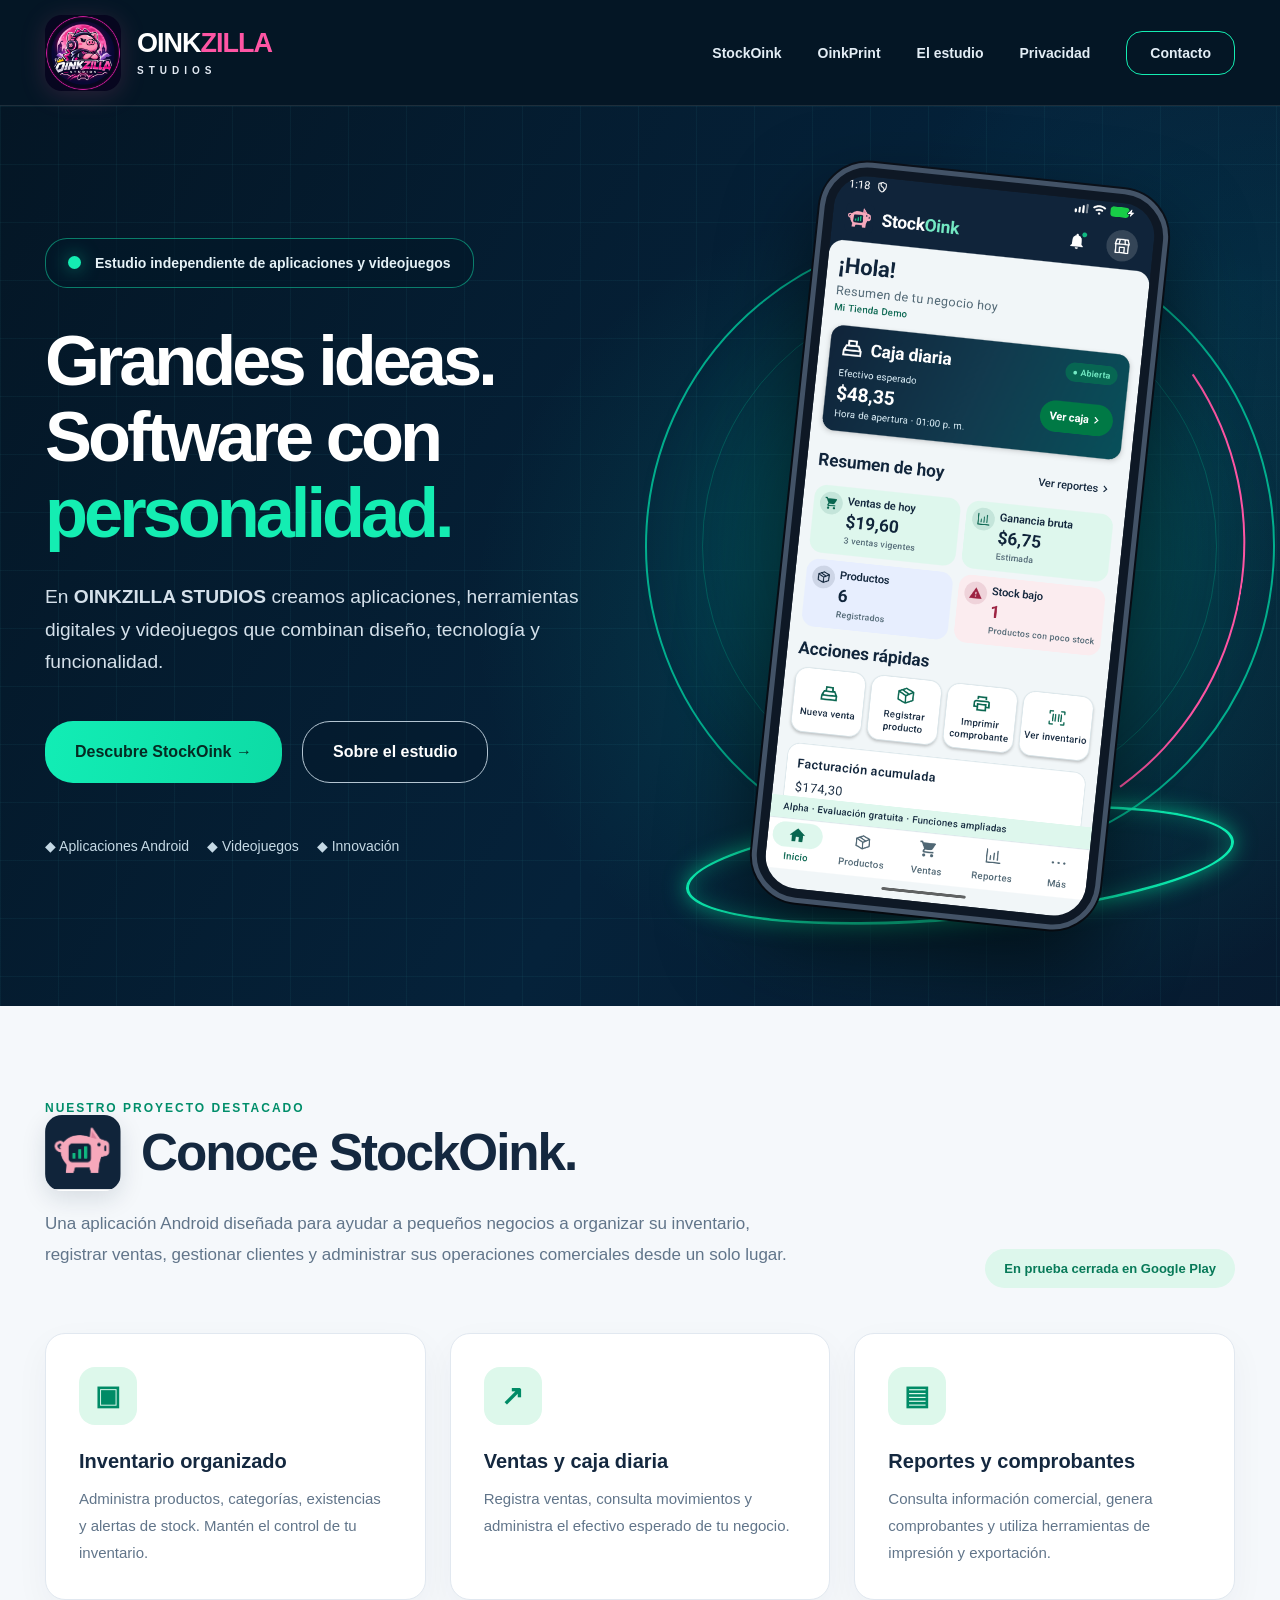
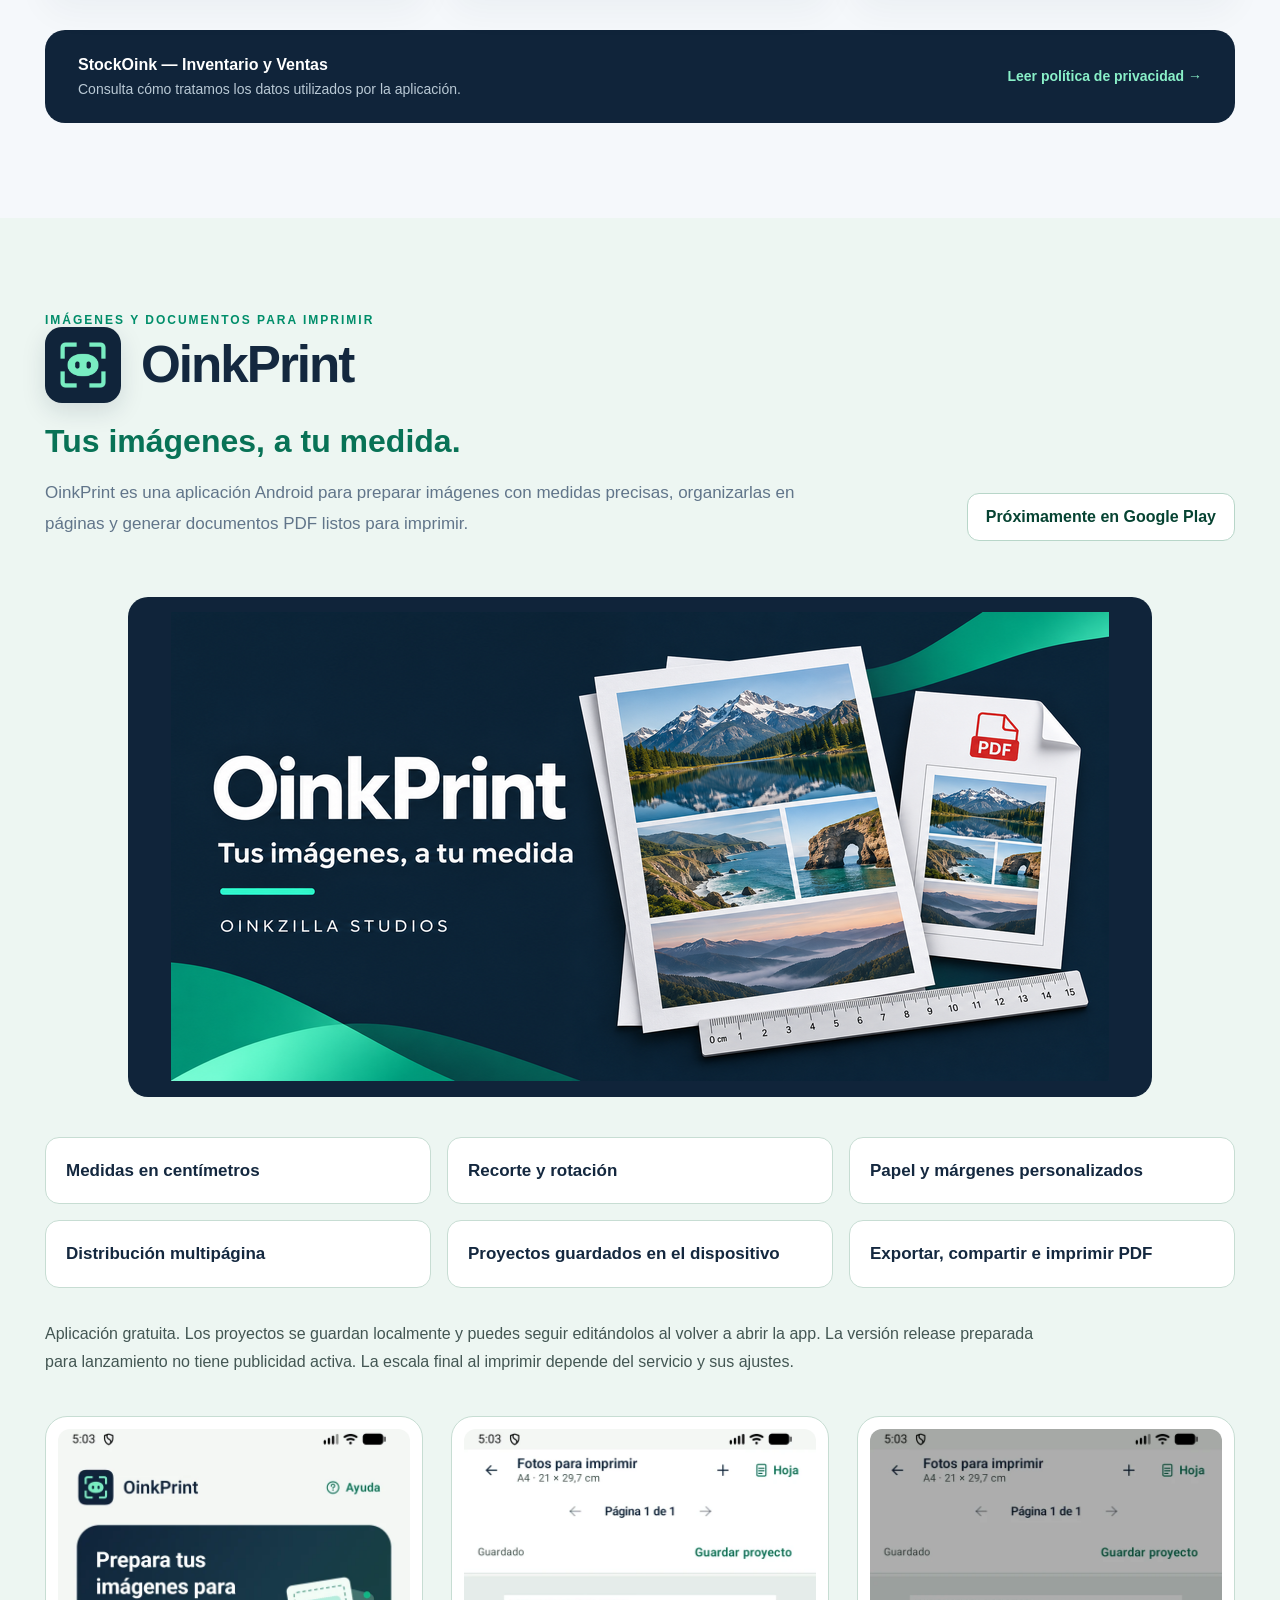
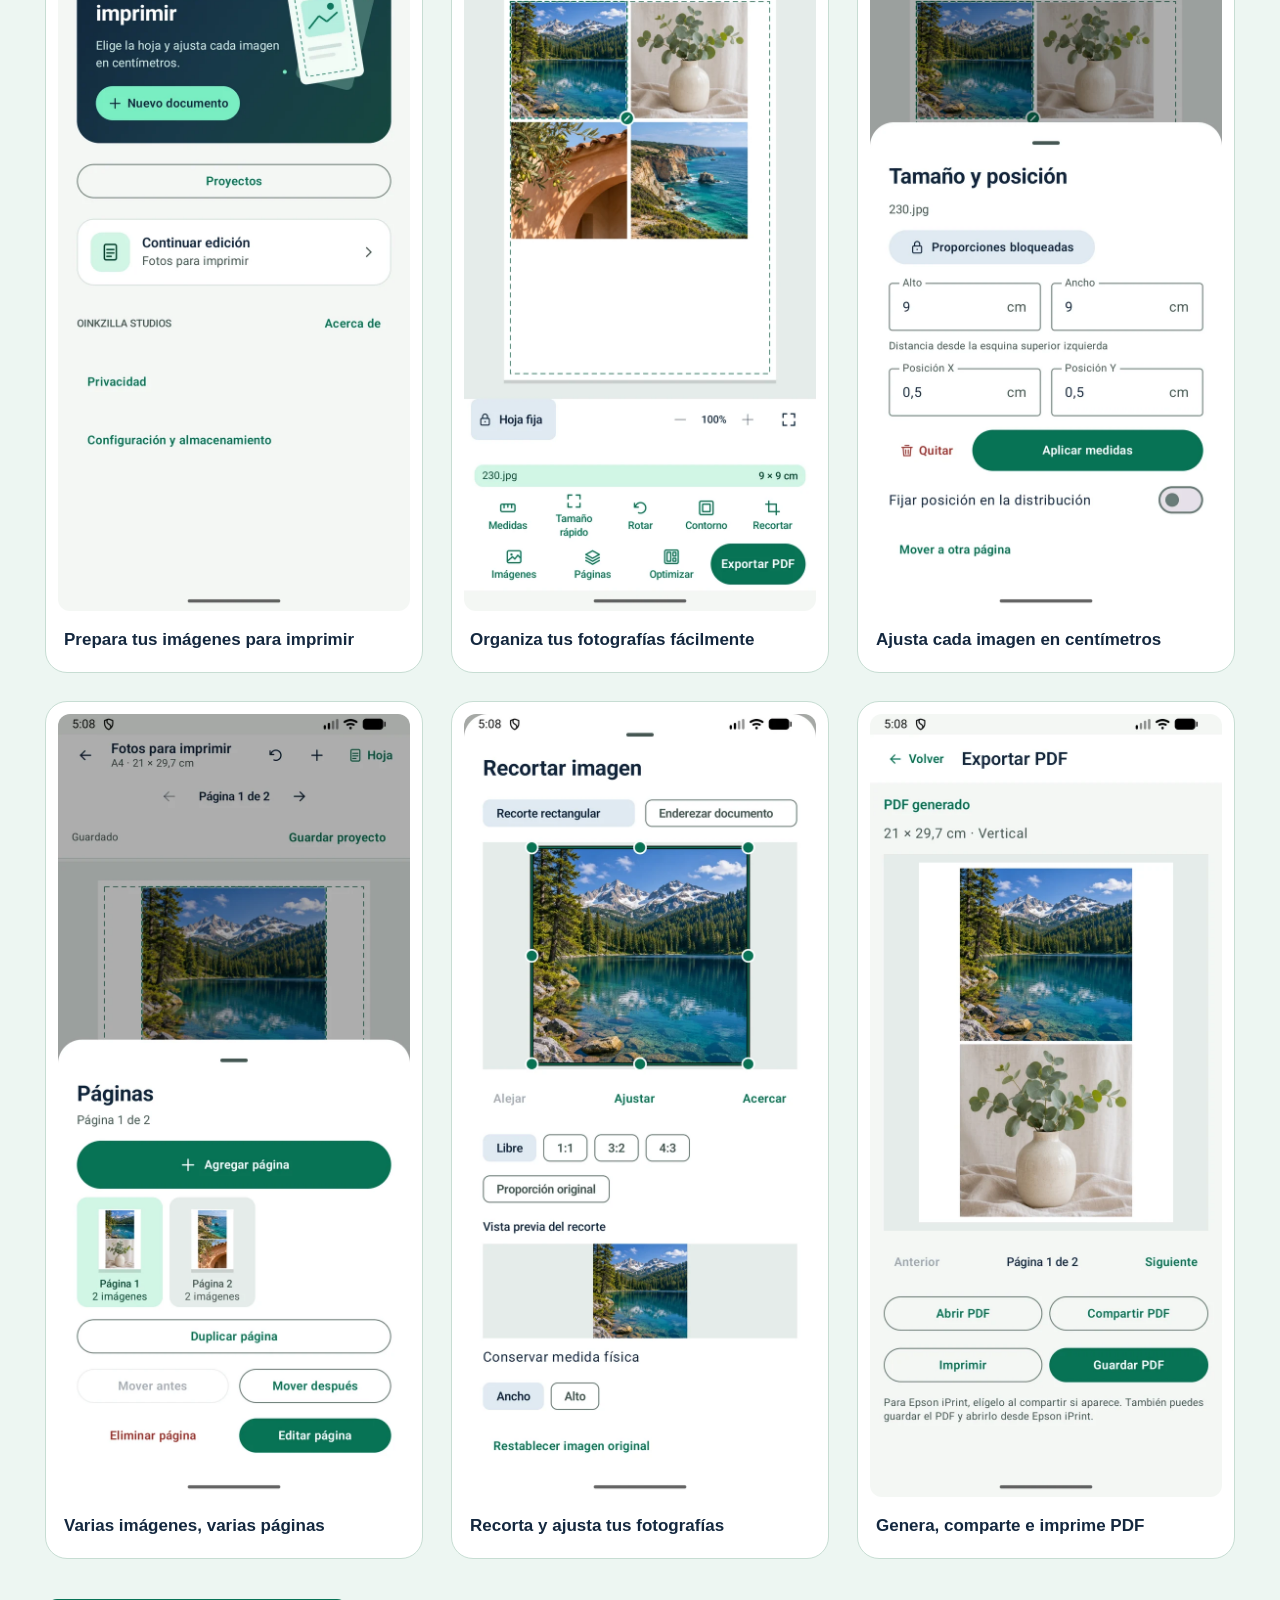
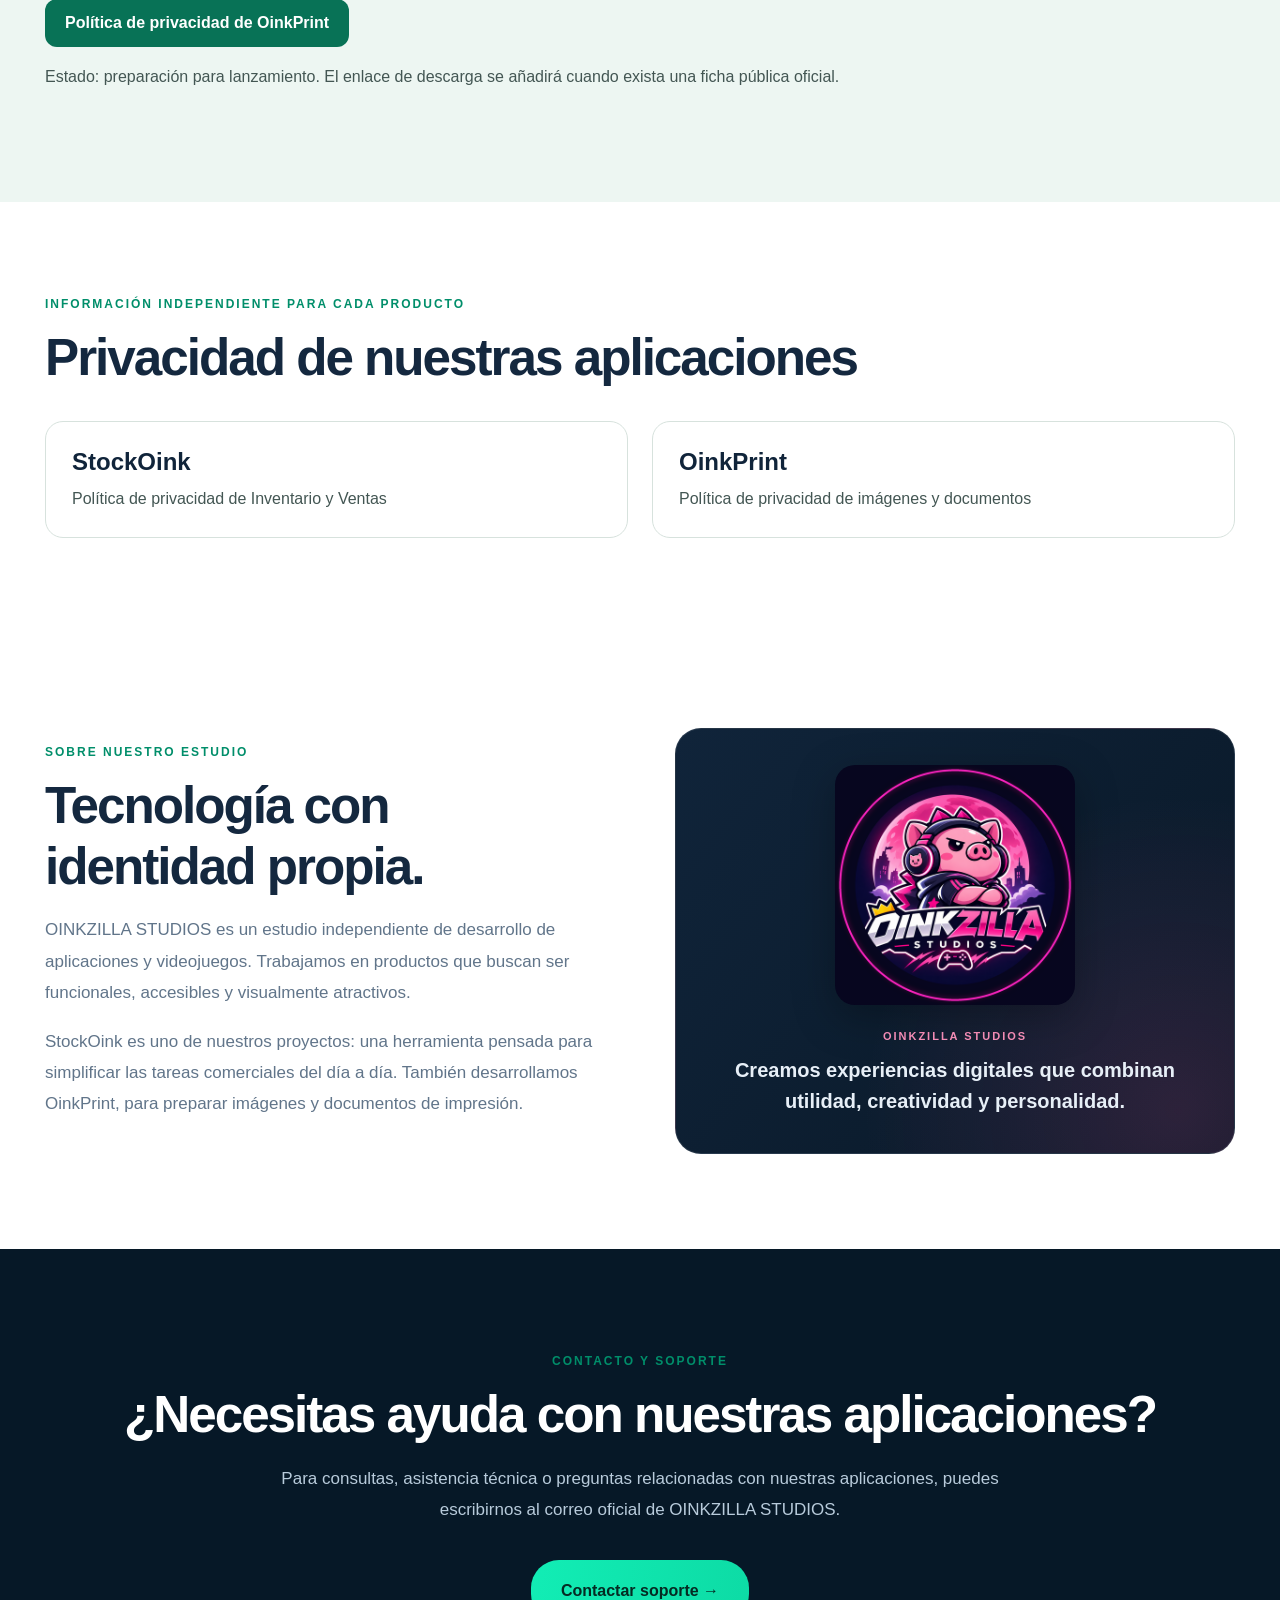
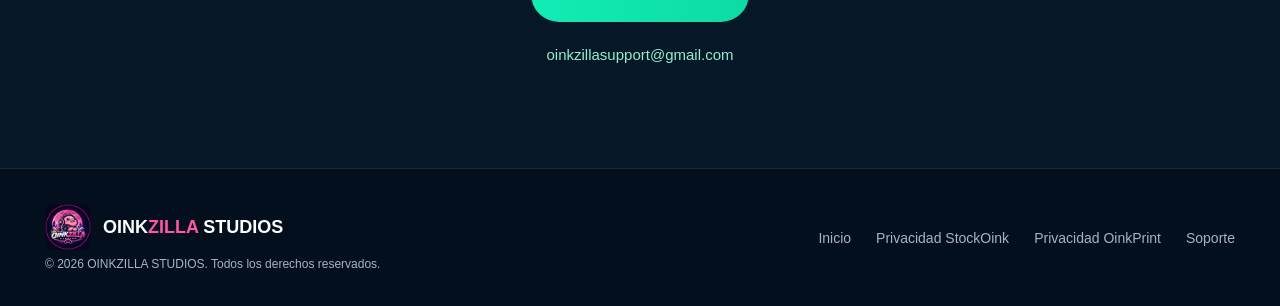
<file: index.html>
<!DOCTYPE html>
<html lang="es">
<head>
<meta charset="UTF-8">
<meta name="viewport" content="width=device-width, initial-scale=1.0">
<meta name="theme-color" content="#071827">

<title>OINKZILLA STUDIOS | Aplicaciones y videojuegos</title>

<meta name="description" content="OINKZILLA STUDIOS es un estudio independiente de aplicaciones, videojuegos y soluciones digitales. Conoce StockOink y OinkPrint.">

<!-- LOGO EN LA PESTAÑA DEL NAVEGADOR -->
<link rel="icon" type="image/png" href="oinkzilla-logo.png">
<link rel="apple-touch-icon" href="oinkzilla-logo.png">

<style>
:root {
  --navy: #10243A;
  --dark: #061827;
  --green: #10B981;
  --mint: #14EDB2;
  --pink: #FF55A4;
  --white: #FFFFFF;
  --text: #14283F;
  --muted: #61758A;
}

* {
  box-sizing: border-box;
}

html {
  scroll-behavior: smooth;
}

body {
  margin: 0;
  background: #F5F8FB;
  color: var(--text);
  font-family: Inter, "Segoe UI", Arial, sans-serif;
  -webkit-font-smoothing: antialiased;
}

a {
  text-decoration: none;
  color: inherit;
}

a:focus-visible {
  outline: 3px solid var(--mint);
  outline-offset: 4px;
}

.container {
  width: min(1380px, calc(100% - 90px));
  margin: auto;
}

section[id] {
  scroll-margin-top: 100px;
}

/* ===============================
   ENCABEZADO
================================ */

.navbar {
  position: relative;
  z-index: 20;
  background: #041625;
  border-bottom: 1px solid rgba(255,255,255,.1);
}

.nav-inner {
  min-height: 105px;
  display: flex;
  align-items: center;
  justify-content: space-between;
  gap: 28px;
}

.brand {
  display: flex;
  align-items: center;
  gap: 16px;
  min-width: 0;
}

.brand-logo {
  width: 76px;
  height: 76px;
  object-fit: contain;
  border-radius: 17px;
  flex-shrink: 0;
  filter: drop-shadow(0 4px 12px rgba(255,85,164,.16));
}

.brand-text {
  display: flex;
  flex-direction: column;
}

.brand-title {
  color: white;
  font-size: 27px;
  font-weight: 900;
  letter-spacing: -1px;
  line-height: 1;
  white-space: nowrap;
}

.brand-title span {
  color: var(--pink);
}

.brand-sub {
  color: #E3EAF4;
  letter-spacing: 5px;
  font-size: 10px;
  font-weight: 800;
  margin-top: 8px;
}

.nav-links {
  display: flex;
  align-items: center;
  gap: 36px;
}

.nav-links a {
  color: #E3EDF5;
  font-size: 15px;
  font-weight: 600;
  transition: color .2s;
}

.nav-links a:hover {
  color: var(--mint);
}

.nav-contact {
  padding: 13px 23px;
  border: 1px solid var(--mint);
  border-radius: 16px;
}

/* ===============================
   PORTADA PRINCIPAL
================================ */

.hero {
  position: relative;
  isolation: isolate;
  overflow: hidden;
  color: white;
  background:
    radial-gradient(
      ellipse 50% 60% at 76% 56%,
      rgba(0,158,144,.28),
      transparent 78%
    ),
    radial-gradient(
      ellipse 40% 50% at 98% 20%,
      rgba(0,104,126,.19),
      transparent 72%
    ),
    linear-gradient(
      120deg,
      #041625 0%,
      #05223A 57%,
      #071B30 100%
    );
}

.hero::before {
  content: "";
  position: absolute;
  inset: 0;
  z-index: -1;
  background-image:
    linear-gradient(
      rgba(56,178,183,.065) 1px,
      transparent 1px
    ),
    linear-gradient(
      90deg,
      rgba(56,178,183,.065) 1px,
      transparent 1px
    );
  background-size: 58px 58px;
  pointer-events: none;
}

.hero-inner {
  display: grid;
  grid-template-columns: 1.05fr .95fr;
  align-items: center;
  gap: 30px;
  min-height: 860px;
  padding: 60px 0 80px;
}

.hero-content {
  position: relative;
  z-index: 4;
}

.hero-badge {
  display: inline-flex;
  align-items: center;
  gap: 14px;
  padding: 16px 22px;
  border: 1px solid rgba(20,237,178,.48);
  border-radius: 22px;
  background: rgba(3,24,40,.6);
  color: #E5F1F6;
  font-size: 14px;
  font-weight: 600;
}

.hero-badge::before {
  content: "";
  flex-shrink: 0;
  width: 13px;
  height: 13px;
  background: var(--mint);
  border-radius: 50%;
  box-shadow: 0 0 18px rgba(20,237,178,.55);
}

.hero h1 {
  margin: 35px 0 30px;
  max-width: 730px;
  font-size: clamp(54px,5.5vw,88px);
  font-weight: 900;
  line-height: 1.08;
  letter-spacing: -4px;
}

.hero h1 span {
  color: var(--mint);
}

.hero-description {
  max-width: 650px;
  margin: 0;
  font-size: clamp(17px,1.5vw,22px);
  line-height: 1.7;
  color: #D4E0EA;
}

.hero-actions {
  display: flex;
  flex-wrap: wrap;
  gap: 20px;
  margin-top: 42px;
}

.button {
  display: inline-flex;
  align-items: center;
  justify-content: center;
  gap: 16px;
  min-height: 62px;
  padding: 16px 30px;
  border-radius: 28px;
  font-size: 16px;
  font-weight: 750;
  transition: transform .2s, background .2s;
}

.button:hover {
  transform: translateY(-3px);
}

.button-primary {
  color: #052B23;
  background: linear-gradient(100deg,#12EDB5,#0DDBA5);
}

.button-secondary {
  color: white;
  background: rgba(4,22,37,.3);
  border: 1px solid #B4C5D2;
}

.hero-features {
  display: flex;
  flex-wrap: wrap;
  gap: 18px;
  margin-top: 55px;
  color: #C5D9E5;
  font-size: 14px;
}

/* ===============================
   TELÉFONO STOCKFLOW
================================ */

.device-stage {
  position: relative;
  display: flex;
  justify-content: center;
  align-items: center;
  height: 760px;
  min-width: 0;
}

.device-glow {
  position: absolute;
  width: 610px;
  height: 620px;
  border-radius: 50%;
  background: radial-gradient(
    circle,
    rgba(0,227,166,.27),
    rgba(0,180,150,.14) 39%,
    transparent 72%
  );
  filter: blur(16px);
}

.orbit-one {
  position: absolute;
  width: 630px;
  height: 630px;
  border: 2px solid rgba(0,229,174,.7);
  border-radius: 50%;
  transform: rotate(-18deg);
}

.orbit-two {
  position: absolute;
  width: 515px;
  height: 515px;
  border: 1px solid rgba(0,200,157,.25);
  border-radius: 50%;
}

.orbit-pink {
  position: absolute;
  width: 570px;
  height: 590px;
  border: 2px solid transparent;
  border-right-color: var(--pink);
  border-radius: 50%;
  transform: rotate(10deg);
}

.device-floor {
  position: absolute;
  width: 550px;
  height: 110px;
  bottom: 6px;
  border: 3px solid #0CE9AE;
  border-radius: 50%;
  transform: rotate(-5deg);
  box-shadow:
    0 0 22px rgba(0,255,175,.55),
    inset 0 0 22px rgba(0,255,175,.25);
}

.phone {
  position: relative;
  z-index: 3;
  width: 350px;
  max-width: 80%;
  padding: 9px;
  background: #0E1825;
  border: 5px solid #435367;
  border-radius: 48px;
  transform: rotate(6deg);
  box-shadow:
    0 40px 85px rgba(0,0,0,.58),
    0 0 0 2px #0B121C;
  transition: transform .3s;
}

.phone:hover {
  transform: rotate(2deg) translateY(-6px);
}

.phone img {
  display: block;
  width: 100%;
  height: auto;
  border-radius: 33px;
}

/* ===============================
   SECCIONES
================================ */

.section {
  padding: 95px 0;
}

.section-kicker {
  color: #008E6A;
  font-size: 12px;
  font-weight: 850;
  letter-spacing: 2px;
  text-transform: uppercase;
}

.section-title {
  margin: 17px 0;
  font-size: clamp(34px,4vw,54px);
  font-weight: 850;
  letter-spacing: -2px;
  line-height: 1.18;
}

.section-description {
  max-width: 760px;
  color: var(--muted);
  font-size: 17px;
  line-height: 1.85;
}

/* ===============================
   PRODUCTO DESTACADO
================================ */

.project-section {
  background: #F5F8FB;
}

.project-header {
  display: flex;
  justify-content: space-between;
  align-items: end;
  gap: 35px;
}

.project-status {
  padding: 12px 19px;
  color: #087A59;
  background: #DDF7EC;
  border-radius: 40px;
  font-size: 13px;
  font-weight: 750;
  white-space: nowrap;
}

.feature-grid {
  display: grid;
  grid-template-columns: repeat(3,minmax(0,1fr));
  gap: 24px;
  margin-top: 45px;
}

.feature-card {
  padding: 33px;
  background: white;
  border: 1px solid #E1E8F0;
  border-radius: 20px;
  box-shadow: 0 12px 35px rgba(16,36,58,.045);
  transition: transform .2s;
}

.feature-card:hover {
  transform: translateY(-5px);
}

.feature-icon {
  display: grid;
  place-items: center;
  width: 58px;
  height: 58px;
  border-radius: 16px;
  color: #008B66;
  background: #DDF8EB;
  font-size: 27px;
  font-weight: 800;
}

.feature-card h3 {
  margin: 25px 0 12px;
  font-size: 20px;
}

.feature-card p {
  margin: 0;
  color: var(--muted);
  font-size: 15px;
  line-height: 1.8;
}

.project-footer {
  margin-top: 30px;
  padding: 26px 33px;
  color: white;
  background: var(--navy);
  border-radius: 20px;
  display: flex;
  justify-content: space-between;
  align-items: center;
  gap: 20px;
}

.project-footer p {
  margin: 7px 0 0;
  color: #B9C9D5;
  font-size: 14px;
}

.project-footer a {
  color: #89F0C8;
  font-size: 14px;
  font-weight: 750;
}

/* ===============================
   SECCIÓN DEL ESTUDIO
================================ */

.about-section {
  background: white;
}

.about-grid {
  display: grid;
  grid-template-columns: 1fr 1fr;
  align-items: center;
  gap: 70px;
}

.about-panel {
  position: relative;
  padding: 36px;
  border-radius: 26px;
  background:
    radial-gradient(
      circle at 90% 90%,
      rgba(255,85,164,.14),
      transparent 50%
    ),
    linear-gradient(130deg,#10243A,#091827);
  border: 1px solid rgba(255,255,255,.1);
  color: white;
  text-align: center;
}

.about-logo {
  width: min(240px,75%);
  height: auto;
  display: block;
  margin: 0 auto 25px;
  border-radius: 20px;
  filter: drop-shadow(0 12px 20px rgba(0,0,0,.28));
}

.about-panel p {
  margin: 0;
  color: #E7EFF7;
  font-size: 20px;
  font-weight: 650;
  line-height: 1.55;
}

.about-panel .panel-label {
  display: block;
  color: #FF93BE;
  font-size: 11px;
  font-weight: 850;
  letter-spacing: 2px;
  text-transform: uppercase;
  margin-bottom: 13px;
}

/* ===============================
   SOPORTE
================================ */

.contact-section {
  text-align: center;
  background: #061827;
  color: white;
  padding: 105px 0;
}

.contact-section .section-title {
  color: white;
}

.contact-section .section-description {
  color: #B8CBDB;
  margin: 0 auto;
}

.contact-section .button {
  margin-top: 35px;
}

.contact-email {
  display: block;
  margin-top: 24px;
  color: #92F0CD;
  font-size: 15px;
  overflow-wrap: anywhere;
}

/* ===============================
   PIE DE PÁGINA
================================ */

footer {
  background: #040F1D;
  border-top: 1px solid rgba(255,255,255,.1);
  color: #A3B5C5;
  padding: 35px 0;
}

.footer-inner {
  display: flex;
  justify-content: space-between;
  align-items: center;
  flex-wrap: wrap;
  gap: 20px;
}

.footer-brand {
  display: flex;
  align-items: center;
  gap: 12px;
  color: white;
  font-size: 18px;
  font-weight: 850;
}

.footer-brand img {
  width: 46px;
  height: 46px;
  object-fit: contain;
  border-radius: 9px;
}

.footer-brand span {
  color: var(--pink);
}

.footer-inner small {
  display: block;
  margin-top: 7px;
  font-size: 12px;
}

.footer-links {
  display: flex;
  gap: 25px;
}

.footer-links a {
  font-size: 13px;
}

.footer-links a:hover {
  color: white;
}

/* ===============================
   TABLET
================================ */

@media (max-width: 1100px) {
  .container {
    width: calc(100% - 50px);
  }

  .nav-links {
    gap: 20px;
  }

  .hero-inner {
    grid-template-columns: 1fr 1fr;
    gap: 5px;
  }

  .hero h1 {
    font-size: clamp(46px,5.7vw,70px);
  }

  .phone {
    width: 300px;
  }

  .device-stage {
    height: 670px;
  }

  .orbit-one {
    width: 480px;
    height: 480px;
  }

  .orbit-two {
    width: 390px;
    height: 390px;
  }

  .orbit-pink {
    width: 450px;
    height: 450px;
  }

  .device-floor {
    width: 400px;
  }
}

/* ===============================
   CELULARES
================================ */

@media (max-width: 760px) {
  .container {
    width: calc(100% - 32px);
  }

  .nav-inner {
    min-height: 78px;
    padding: 15px 0;
    flex-wrap: wrap;
  }

  .brand-logo {
    width: 54px;
    height: 54px;
    border-radius: 12px;
  }

  .brand-title {
    font-size: 22px;
  }

  .brand-sub {
    font-size: 9px;
    letter-spacing: 4px;
  }

  .nav-links {
    width: 100%;
    justify-content: space-between;
    gap: 10px;
  }

  .nav-links a {
    font-size: 12px;
  }

  .nav-contact {
    padding: 10px 14px;
  }

  .hero-inner {
    display: flex;
    flex-direction: column;
    min-height: 0;
    padding: 65px 0 55px;
    gap: 20px;
  }

  .hero-content {
    width: 100%;
  }

  .hero-badge {
    font-size: 11px;
    padding: 13px 16px;
  }

  .hero h1 {
    font-size: clamp(42px,10vw,62px);
    line-height: 1.12;
    letter-spacing: -2.5px;
  }

  .hero-description {
    font-size: 16px;
  }

  .hero-actions {
    gap: 12px;
  }

  .button {
    min-height: 55px;
    padding: 14px 23px;
    font-size: 14px;
  }

  .hero-features {
    margin-top: 38px;
    font-size: 12px;
  }

  .device-stage {
    width: 100%;
    height: 700px;
  }

  .phone {
    width: 300px;
    max-width: 75%;
  }

  .orbit-one {
    width: min(420px,100%);
    height: auto;
    aspect-ratio: 1;
  }

  .orbit-two {
    width: min(330px,80%);
    height: auto;
    aspect-ratio: 1;
  }

  .orbit-pink {
    width: min(390px,95%);
    height: auto;
    aspect-ratio: 1;
  }

  .device-glow {
    width: 100%;
    height: 450px;
  }

  .device-floor {
    width: 85%;
    height: 85px;
    bottom: 20px;
  }

  .section {
    padding: 75px 0;
  }

  .project-header,
  .project-footer {
    flex-direction: column;
    align-items: flex-start;
  }

  .feature-grid {
    grid-template-columns: 1fr;
  }

  .about-grid {
    grid-template-columns: 1fr;
    gap: 35px;
  }

  .about-panel {
    padding: 30px;
  }

  .about-logo {
    width: min(190px,75%);
  }

  .about-panel p {
    font-size: 18px;
  }

  .footer-inner {
    flex-direction: column;
    align-items: flex-start;
  }
}

@media (prefers-reduced-motion: reduce) {
  html {
    scroll-behavior: auto;
  }

  .phone,
  .feature-card,
  .button {
    transition: none;
  }
}

/* Identidad de StockOink, separada de la marca del estudio */
.product-identity {
  display: flex;
  align-items: center;
  gap: 20px;
  flex-wrap: wrap;
}
.product-identity img {
  width: 76px;
  height: 76px;
  border-radius: 17px;
  object-fit: contain;
  box-shadow: 0 8px 25px rgba(16,36,58,.13);
}
.product-identity .section-title { margin: 0; }
@media (max-width:760px) {
  .product-identity img { width: 64px; height: 64px; }
}

</style>
<link rel="stylesheet" href="assets/oinkprint/oinkprint.css">
</head>

<body>
<a class="op-skip" href="#contenido">Saltar al contenido</a>

<!-- ENCABEZADO CON LOGO ORIGINAL -->

<header class="navbar">
  <nav class="container nav-inner"
       aria-label="Navegación principal">

    <a href="#inicio" class="brand">

      <img
        src="oinkzilla-logo.png"
        alt="Logotipo oficial de OINKZILLA STUDIOS"
        class="brand-logo"
        width="76"
        height="76"
      >

      <div class="brand-text">
        <span class="brand-title">
          OINK<span>ZILLA</span>
        </span>
        <span class="brand-sub">STUDIOS</span>
      </div>

    </a>

    <div class="nav-links">
      <a href="#stockoink">StockOink</a>
      <a href="#oinkprint">OinkPrint</a>
      <a href="#nosotros">El estudio</a>
      <a href="#privacidad">Privacidad</a>
      <a href="#contacto" class="nav-contact">Contacto</a>
    </div>

  </nav>
</header>

<main id="contenido">

<!-- PORTADA -->

<section class="hero" id="inicio">
  <div class="container hero-inner">

    <div class="hero-content">

      <div class="hero-badge">
        Estudio independiente de aplicaciones y videojuegos
      </div>

      <h1>
        Grandes ideas.<br>
        Software con<br>
        <span>personalidad.</span>
      </h1>

      <p class="hero-description">
        En <strong>OINKZILLA STUDIOS</strong>
        creamos aplicaciones, herramientas digitales
        y videojuegos que combinan diseño,
        tecnología y funcionalidad.
      </p>

      <div class="hero-actions">

        <a href="#stockoink"
           class="button button-primary">
          Descubre StockOink →
        </a>

        <a href="#nosotros"
           class="button button-secondary">
          Sobre el estudio
        </a>

      </div>

      <div class="hero-features">
        <span>◆ Aplicaciones Android</span>
        <span>◆ Videojuegos</span>
        <span>◆ Innovación</span>
      </div>

    </div>

    <!-- TELÉFONO: nueva captura pendiente; si falta, mostrar icono oficial -->

    <div class="device-stage">

      <div class="device-glow"></div>
      <div class="orbit-one"></div>
      <div class="orbit-two"></div>
      <div class="orbit-pink"></div>
      <div class="device-floor"></div>

      <div class="phone">
        <img
          src="stockoink-inicio.png"
          onerror="this.onerror=null;this.src='stockoink-icon.png';"
          alt="StockOink, aplicación de inventario y ventas para pequeños negocios"
          fetchpriority="high">
      </div>

    </div>

  </div>
</section>

<!-- STOCKOINK (conservar ancla heredada para enlaces existentes) -->

<section class="section project-section" id="stockoink">
  <span id="stockflow" aria-hidden="true"></span>
  <div class="container">

    <div class="project-header">

      <div>
        <div class="section-kicker">
          Nuestro proyecto destacado
        </div>

        <div class="product-identity">
          <img src="stockoink-icon.png" alt="Icono oficial de StockOink: cerdito rosa con gráfico de barras verde" width="76" height="76" loading="lazy">
          <h2 class="section-title">Conoce StockOink.</h2>
        </div>

        <p class="section-description">
          Una aplicación Android diseñada para ayudar
          a pequeños negocios a organizar su inventario,
          registrar ventas, gestionar clientes y
          administrar sus operaciones comerciales
          desde un solo lugar.
        </p>
      </div>

      <div class="project-status">
        En prueba cerrada en Google Play
      </div>

    </div>

    <div class="feature-grid">

      <article class="feature-card">
        <div class="feature-icon">▣</div>
        <h3>Inventario organizado</h3>
        <p>
          Administra productos, categorías,
          existencias y alertas de stock.
          Mantén el control de tu inventario.
        </p>
      </article>

      <article class="feature-card">
        <div class="feature-icon">↗</div>
        <h3>Ventas y caja diaria</h3>
        <p>
          Registra ventas, consulta movimientos
          y administra el efectivo esperado
          de tu negocio.
        </p>
      </article>

      <article class="feature-card">
        <div class="feature-icon">▤</div>
        <h3>Reportes y comprobantes</h3>
        <p>
          Consulta información comercial,
          genera comprobantes y utiliza
          herramientas de impresión y exportación.
        </p>
      </article>

    </div>

    <div class="project-footer">
      <div>
        <strong>StockOink — Inventario y Ventas</strong>
        <p>
          Consulta cómo tratamos los datos
          utilizados por la aplicación.
        </p>
      </div>

      <a href="privacidad-stockflow.html">
        Leer política de privacidad →
      </a>
    </div>

  </div>
</section>

<!-- OinkPrint: sección añadida sobre el sitio original -->
<section class="section op-section" id="oinkprint" aria-labelledby="op-title">
 <div class="container">
  <div class="project-header">
   <div><div class="section-kicker">Imágenes y documentos para imprimir</div>
    <div class="product-identity"><img src="assets/oinkprint/icono.png" width="76" height="76" loading="lazy" alt="Icono original de OinkPrint: encuadre y hocico verde sobre azul marino"><h2 class="section-title" id="op-title">OinkPrint</h2></div>
    <p class="op-tagline">Tus imágenes, a tu medida.</p>
    <p class="section-description">OinkPrint es una aplicación Android para preparar imágenes con medidas precisas, organizarlas en páginas y generar documentos PDF listos para imprimir.</p>
   </div>
   <p class="op-launch-state">Próximamente en Google Play</p>
  </div>
  <img class="op-feature" src="assets/oinkprint/banner.png" width="1024" height="500" loading="lazy" alt="Composición conceptual de fotografías sobre hojas y un documento PDF de OinkPrint">
  <ul class="op-features"><li>Medidas en centímetros</li><li>Recorte y rotación</li><li>Papel y márgenes personalizados</li><li>Distribución multipágina</li><li>Proyectos guardados en el dispositivo</li><li>Exportar, compartir e imprimir PDF</li></ul>
  <p class="op-note">Aplicación gratuita. Los proyectos se guardan localmente y puedes seguir editándolos al volver a abrir la app. La versión release preparada para lanzamiento no tiene publicidad activa. La escala final al imprimir depende del servicio y sus ajustes.</p>
  <div class="op-gallery" aria-label="Capturas reales de OinkPrint"><figure><a href="assets/oinkprint/captura-01-inicio.webp" aria-label="Ampliar: Prepara tus imágenes para imprimir"><img src="assets/oinkprint/captura-01-inicio.webp" width="720" height="1600" loading="lazy" decoding="async" alt="Inicio real de OinkPrint y acceso al documento editable."></a><figcaption>Prepara tus imágenes para imprimir</figcaption></figure>
<figure><a href="assets/oinkprint/captura-02-editor.webp" aria-label="Ampliar: Organiza tus fotografías fácilmente"><img src="assets/oinkprint/captura-02-editor.webp" width="720" height="1600" loading="lazy" decoding="async" alt="Cuatro imágenes de muestra distribuidas en una hoja A4."></a><figcaption>Organiza tus fotografías fácilmente</figcaption></figure>
<figure><a href="assets/oinkprint/captura-03-medidas.webp" aria-label="Ampliar: Ajusta cada imagen en centímetros"><img src="assets/oinkprint/captura-03-medidas.webp" width="720" height="1600" loading="lazy" decoding="async" alt="Panel real de ancho, alto y proporciones."></a><figcaption>Ajusta cada imagen en centímetros</figcaption></figure>
<figure><a href="assets/oinkprint/captura-04-paginas.webp" aria-label="Ampliar: Varias imágenes, varias páginas"><img src="assets/oinkprint/captura-04-paginas.webp" width="720" height="1600" loading="lazy" decoding="async" alt="Páginas del documento y navegación entre ellas."></a><figcaption>Varias imágenes, varias páginas</figcaption></figure>
<figure><a href="assets/oinkprint/captura-05-recorte.webp" aria-label="Ampliar: Recorta y ajusta tus fotografías"><img src="assets/oinkprint/captura-05-recorte.webp" width="720" height="1600" loading="lazy" decoding="async" alt="Herramienta real de recorte con tiradores y vista previa."></a><figcaption>Recorta y ajusta tus fotografías</figcaption></figure>
<figure><a href="assets/oinkprint/captura-06-pdf.webp" aria-label="Ampliar: Genera, comparte e imprime PDF"><img src="assets/oinkprint/captura-06-pdf.webp" width="720" height="1600" loading="lazy" decoding="async" alt="Vista previa y acciones de exportación del documento."></a><figcaption>Genera, comparte e imprime PDF</figcaption></figure></div>
  <p><a class="op-policy-link" href="privacidad-oinkprint.html">Política de privacidad de OinkPrint</a></p>
  <p class="op-note">Estado: preparación para lanzamiento. El enlace de descarga se añadirá cuando exista una ficha pública oficial.</p>
 </div>
</section>
<section class="section op-privacy-section" id="privacidad" aria-labelledby="privacy-title">
 <div class="container"><div class="section-kicker">Información independiente para cada producto</div><h2 class="section-title" id="privacy-title">Privacidad de nuestras aplicaciones</h2>
 <div class="op-privacy-links"><a href="privacidad-stockflow.html"><strong>StockOink</strong><span>Política de privacidad de Inventario y Ventas</span></a><a href="privacidad-oinkprint.html"><strong>OinkPrint</strong><span>Política de privacidad de imágenes y documentos</span></a></div>
 </div>
</section>

<!-- SOBRE EL ESTUDIO CON EL LOGO ORIGINAL -->

<section class="section about-section" id="nosotros">
  <div class="container about-grid">

    <div>

      <div class="section-kicker">
        Sobre nuestro estudio
      </div>

      <h2 class="section-title">
        Tecnología con identidad propia.
      </h2>

      <p class="section-description">
        OINKZILLA STUDIOS es un estudio independiente
        de desarrollo de aplicaciones y videojuegos.

        Trabajamos en productos que buscan ser
        funcionales, accesibles y visualmente atractivos.
      </p>

      <p class="section-description">
        StockOink es uno de nuestros proyectos:
        una herramienta pensada para simplificar
        las tareas comerciales del día a día.
        También desarrollamos OinkPrint, para preparar imágenes y documentos de impresión.
      </p>

    </div>

    <div class="about-panel">

      <img
        src="oinkzilla-logo.png"
        alt="Cerdito rosa original de OINKZILLA STUDIOS con audífonos, espinas y fondo de luna rosa"
        class="about-logo"
        loading="lazy"
      >

      <span class="panel-label">OINKZILLA STUDIOS</span>

      <p>
        Creamos experiencias digitales
        que combinan utilidad,
        creatividad y personalidad.
      </p>

    </div>

  </div>
</section>

<!-- CONTACTO -->

<section class="contact-section" id="contacto">
  <div class="container">

    <div class="section-kicker">
      Contacto y soporte
    </div>

    <h2 class="section-title">
      ¿Necesitas ayuda con nuestras aplicaciones?
    </h2>

    <p class="section-description">
      Para consultas, asistencia técnica o preguntas
      relacionadas con nuestras aplicaciones,
      puedes escribirnos al correo oficial
      de OINKZILLA STUDIOS.
    </p>

    <a
      class="button button-primary"
      href="mailto:oinkzillasupport@gmail.com">
      Contactar soporte →
    </a>

    <a
      class="contact-email"
      href="mailto:oinkzillasupport@gmail.com">
      oinkzillasupport@gmail.com
    </a>

  </div>
</section>

</main>

<!-- PIE DE PÁGINA -->

<footer>
  <div class="container footer-inner">

    <div>

      <div class="footer-brand">
        <img
          src="oinkzilla-logo.png"
          alt=""
          loading="lazy"
        >
        <div>
          OINK<span>ZILLA</span> STUDIOS
        </div>
      </div>

      <small>
        © 2026 OINKZILLA STUDIOS.
        Todos los derechos reservados.
      </small>

    </div>

    <div class="footer-links">
      <a href="#inicio">Inicio</a>
      <a href="privacidad-stockflow.html">Privacidad StockOink</a>
      <a href="privacidad-oinkprint.html">Privacidad OinkPrint</a>
      <a href="mailto:oinkzillasupport@gmail.com">Soporte</a>
    </div>

  </div>
</footer>

</body>
</html>
</file>
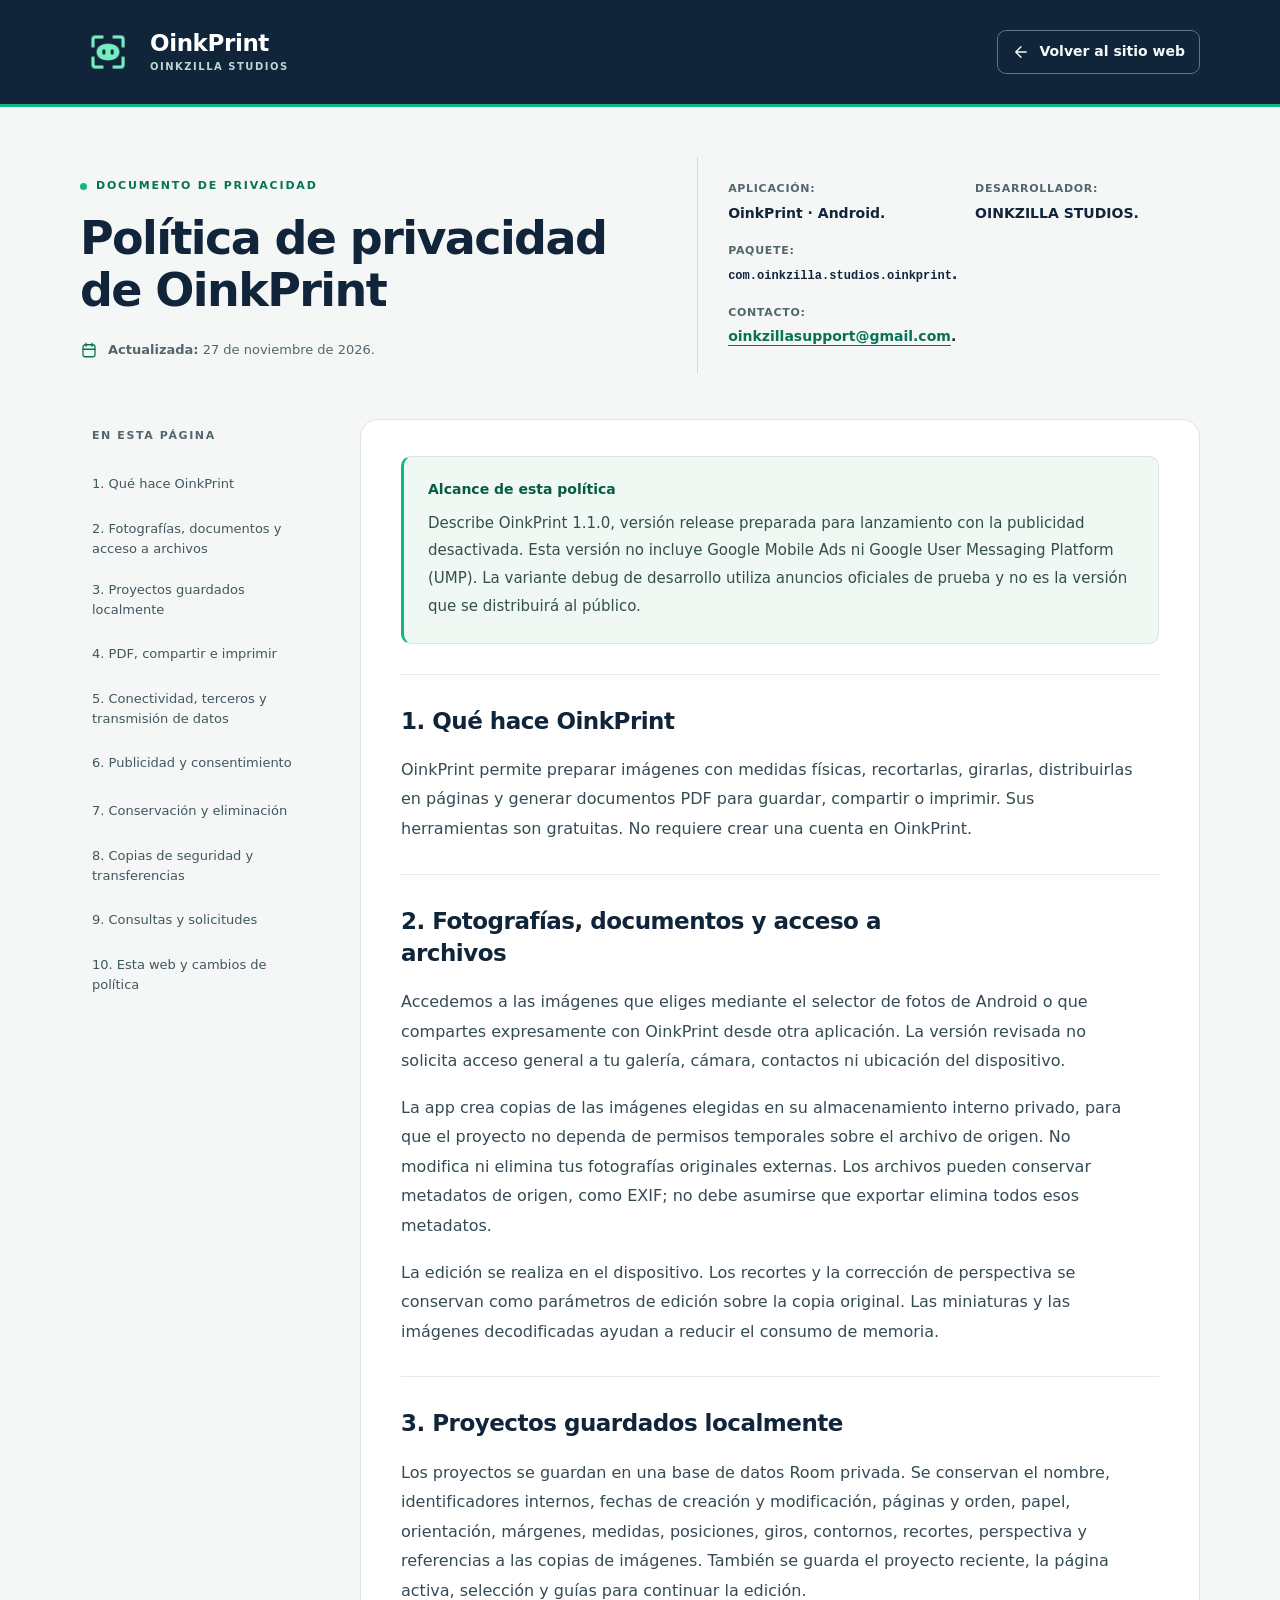
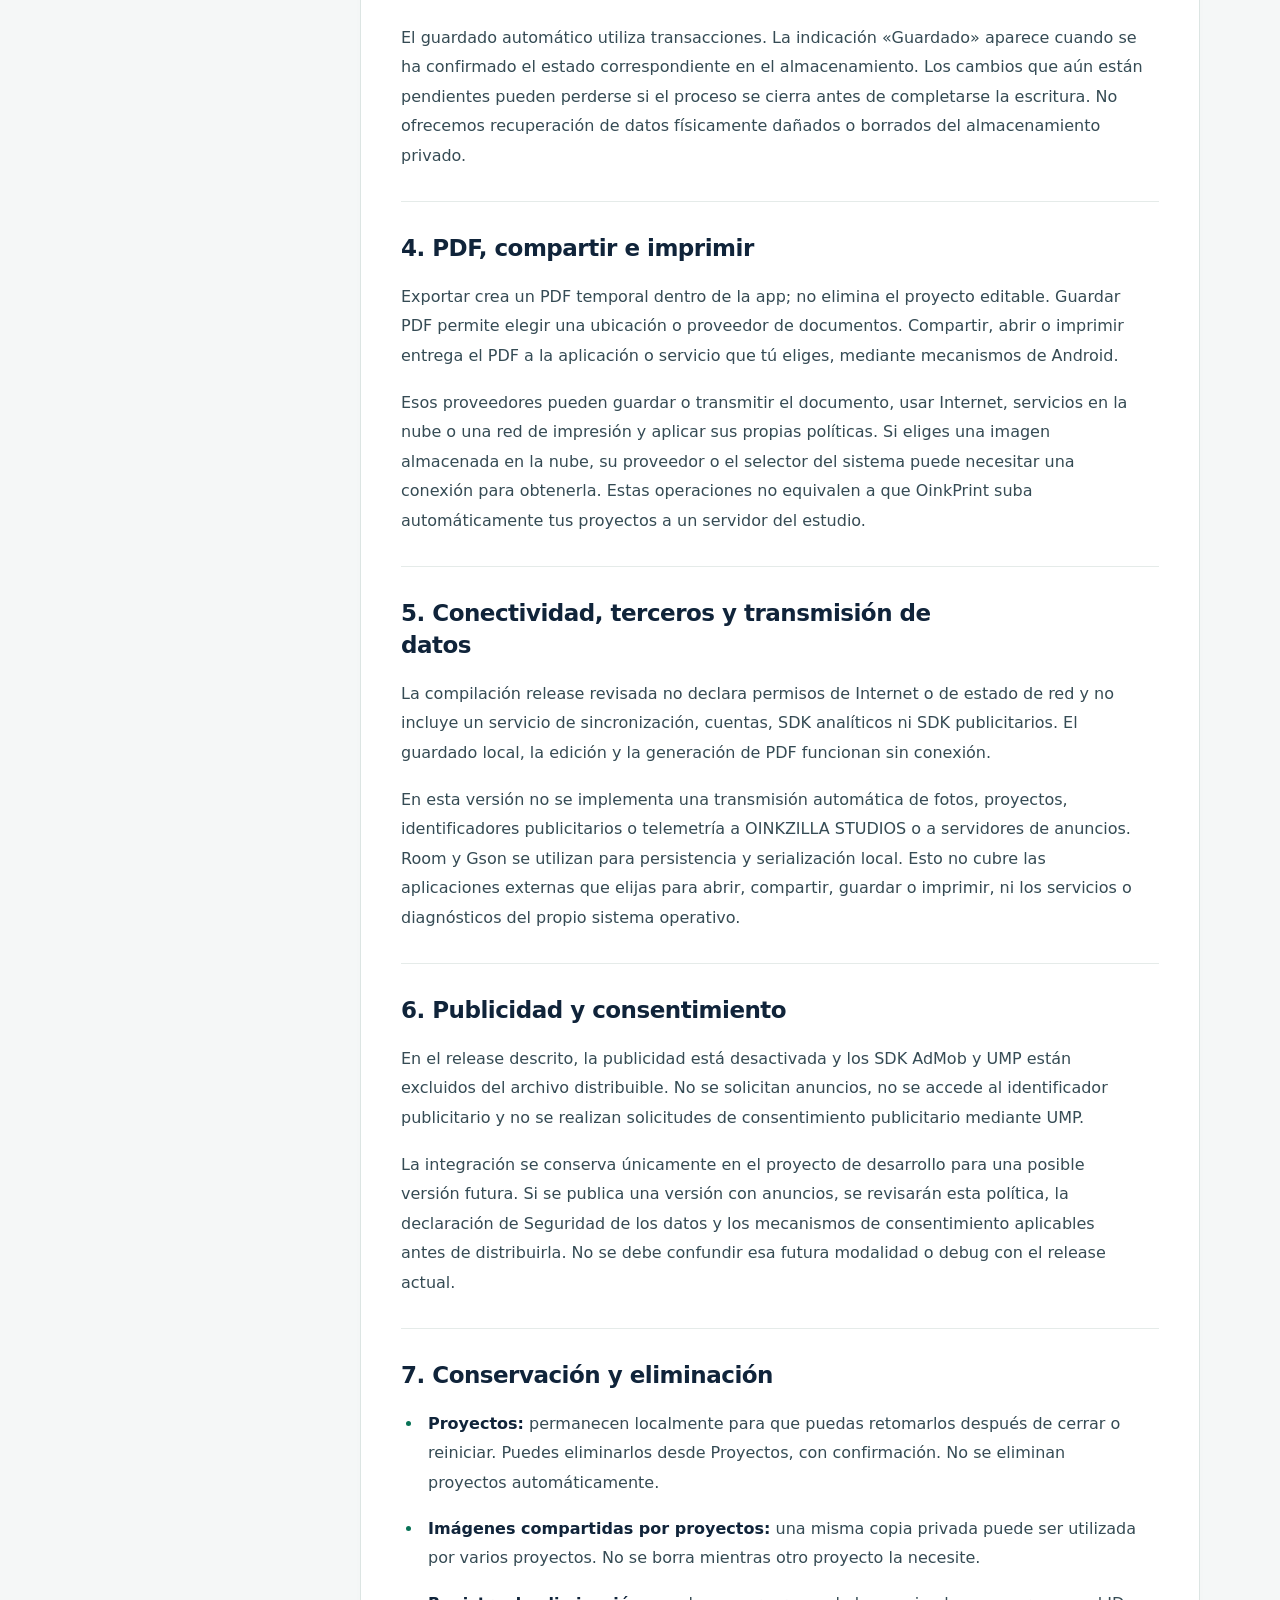
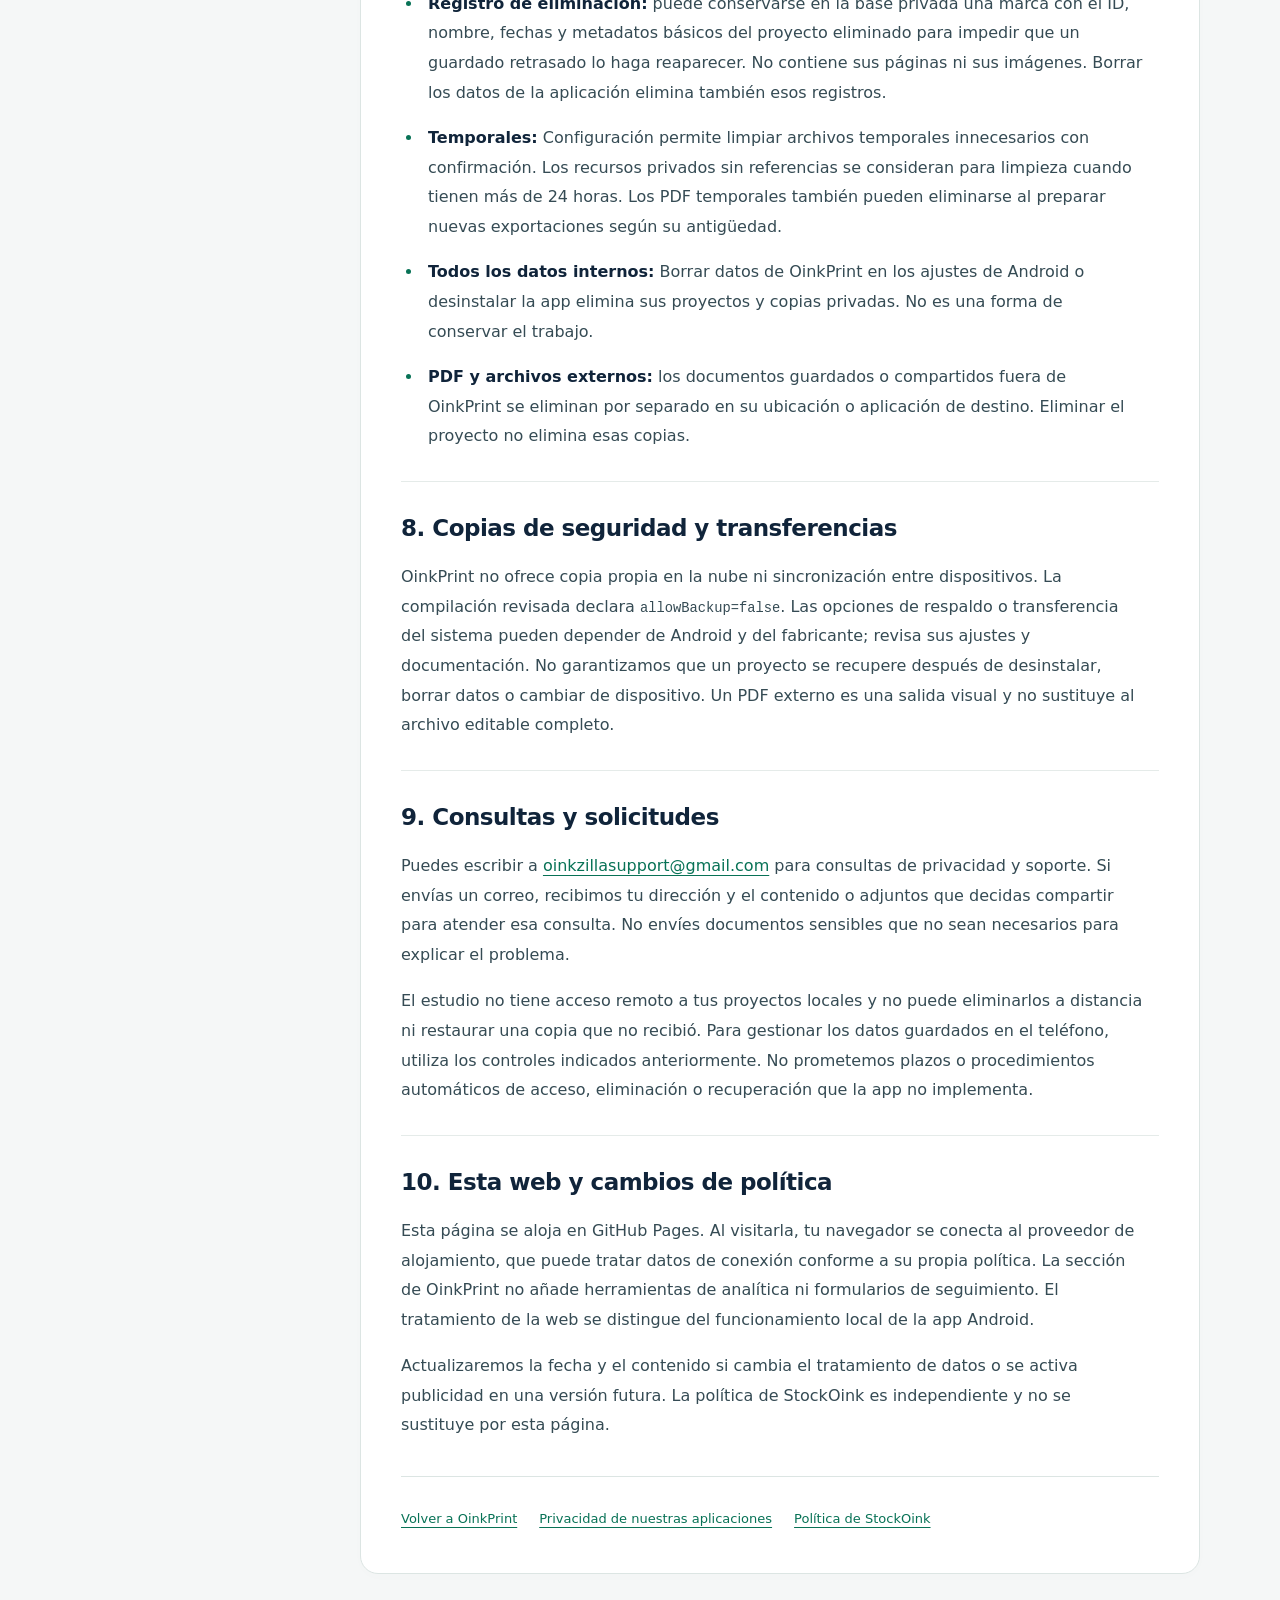
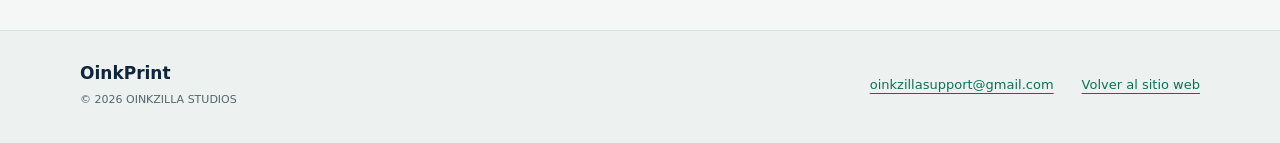
<file: privacidad-oinkprint.html>
<!doctype html>
<html lang="es">
<head>
<meta charset="utf-8"><meta name="viewport" content="width=device-width, initial-scale=1">
<meta name="theme-color" content="#10243A"><meta name="description" content="Política de privacidad de OinkPrint de OINKZILLA STUDIOS: proyectos e imágenes locales, PDF y versión release sin publicidad.">
<title>Privacidad de OinkPrint | OINKZILLA STUDIOS</title>
<link rel="icon" href="assets/oinkprint/icono.png" type="image/png">
<link rel="canonical" href="https://oinkzilla-dev.github.io/privacidad-oinkprint.html">
<style>
/* Estilos exclusivos de privacidad-oinkprint.html. Sin CSS compartido. */
.op-privacy{--ink:#10243a;--accent:#10b981;--link:#087256;--muted:#53666c;--line:#dce5e3;--paper:#fff;--canvas:#f5f7f7;margin:0;background:var(--canvas);color:var(--ink);font-family:system-ui,-apple-system,'Segoe UI',Arial,sans-serif;font-size:17px;line-height:1.8;-webkit-font-smoothing:antialiased}
.op-privacy *,.op-privacy *::before,.op-privacy *::after{box-sizing:border-box}
.op-privacy a{color:var(--link);text-decoration:underline;text-decoration-thickness:1px;text-underline-offset:4px;overflow-wrap:anywhere}
.op-privacy a:hover{text-decoration-thickness:2px}
.op-privacy :focus-visible{outline:3px solid var(--link);outline-offset:5px;border-radius:4px}
.op-privacy .op-wrap{width:min(1120px,calc(100% - 64px));margin-inline:auto}
.op-privacy .op-skip{position:absolute;left:20px;top:12px;padding:10px 18px;background:white;border:2px solid var(--link);border-radius:8px;z-index:10;transform:translateY(-160%);font-weight:650}
.op-privacy .op-skip:focus{transform:none}
.op-privacy .op-header{background:var(--ink);color:#fff;border-bottom:3px solid var(--accent)}
.op-privacy .op-header-inner{min-height:104px;display:flex;align-items:center;justify-content:space-between;gap:24px;padding-block:20px}
.op-privacy .op-brand{display:flex;align-items:center;gap:14px;min-width:0}
.op-privacy .op-brand img{display:block;width:56px;height:56px;flex:none;border-radius:13px}
.op-privacy .op-brand-text{display:grid;gap:2px}
.op-privacy .op-brand-name{font-size:23px;font-weight:700;line-height:1.2;letter-spacing:-.4px}
.op-privacy .op-studio{font-size:10px;line-height:1.5;letter-spacing:1.5px;color:#b9d7d3;font-weight:600}
.op-privacy .op-back{display:inline-flex;align-items:center;justify-content:center;gap:9px;min-height:44px;padding:8px 14px;border:1px solid #5c777f;border-radius:9px;color:#f4faf8;text-decoration:none;font-size:14px;font-weight:550;line-height:1.4;flex:none}
.op-privacy .op-back:hover{background:#1d3b4c;border-color:#8ab4ae;text-decoration:none}
.op-privacy .op-header :focus-visible{outline-color:#79edc2}
.op-privacy .op-hero{display:grid;grid-template-columns:1.1fr 1fr;gap:64px;align-items:center;padding-block:50px 46px}
.op-privacy .op-eyebrow{display:inline-flex;align-items:center;gap:9px;font-size:11px;font-weight:700;line-height:1.5;letter-spacing:1.8px;text-transform:uppercase;color:var(--link);margin:0 0 18px}
.op-privacy .op-eyebrow::before{content:'';width:7px;height:7px;border-radius:50%;background:var(--accent)}
.op-privacy h1{font-size:clamp(32px,3.6vw,46px);line-height:1.13;letter-spacing:-1.6px;font-weight:750;margin:0;max-width:18ch;text-wrap:balance}
.op-privacy .op-updated{display:flex;align-items:center;gap:10px;margin:23px 0 0;color:var(--muted);font-size:13px;line-height:1.6;flex-wrap:wrap}
.op-privacy .op-updated svg{flex:none;color:var(--link)}
.op-privacy .op-updated strong{font-weight:600}
.op-privacy .op-meta{margin:0;display:grid;grid-template-columns:1fr 1fr;gap:18px 22px;padding:24px 0 24px 30px;border-left:1px solid #cedbd7;min-width:0}
.op-privacy .op-meta div{min-width:0}
.op-privacy .op-meta .op-meta-wide{grid-column:1/-1}
.op-privacy .op-meta dt{color:var(--muted);font-size:11px;font-weight:650;line-height:1.5;letter-spacing:.7px;text-transform:uppercase;margin-bottom:4px}
.op-privacy .op-meta dd{margin:0;font-size:14px;line-height:1.65;font-weight:550;overflow-wrap:anywhere}
.op-privacy code{font-family:ui-monospace,SFMono-Regular,Consolas,monospace;font-size:.86em;overflow-wrap:anywhere}
.op-privacy .op-document-grid{display:grid;grid-template-columns:248px minmax(0,1fr);gap:32px;align-items:start;padding-bottom:56px}
.op-privacy .op-toc{position:sticky;top:24px;padding:8px 16px 16px 0;max-height:calc(100vh - 48px);overflow-y:auto;scrollbar-width:thin}
.op-privacy .op-toc h2{margin:0 0 18px;padding-left:12px;color:var(--muted);font-size:11px;font-weight:700;line-height:1.6;letter-spacing:1.6px;text-transform:uppercase}
.op-privacy .op-toc ul{list-style:none;margin:0;padding:0;display:grid;gap:4px}
.op-privacy .op-toc a{display:flex;align-items:center;min-height:44px;padding:9px 12px;border-radius:8px;color:#40575e;font-size:13px;line-height:1.5;text-decoration:none}
.op-privacy .op-toc a:hover{background:#e6efec;color:#075b45}
.op-privacy .op-toc a:focus-visible{outline-offset:0}
.op-privacy .op-toc-mobile{display:none}
.op-privacy .op-article{min-width:0;background:var(--paper);border:1px solid var(--line);border-radius:18px;padding:36px 40px 32px;box-shadow:0 3px 14px #10243a03}
.op-privacy .op-scope{padding:22px 24px;background:#eff8f3;border:1px solid #d2e8dc;border-left:3px solid var(--accent);border-radius:10px}
.op-privacy .op-scope>strong{display:block;color:#075b45;font-size:14px;font-weight:700;line-height:1.5}
.op-privacy .op-scope p{font-size:15px;line-height:1.85;color:#344f49;margin:10px 0 0}
.op-privacy .op-section{padding-top:30px;margin-top:30px;border-top:1px solid #e5ebe9;scroll-margin-top:30px}
.op-privacy .op-section h2{font-size:23px;font-weight:700;line-height:1.4;letter-spacing:-.5px;margin:0 0 18px;max-width:35ch}
.op-privacy .op-section p,.op-privacy .op-section ul{font-size:16px;line-height:1.85;color:#354b54;max-width:73ch}
.op-privacy .op-section p{margin:0 0 17px}
.op-privacy .op-section p:last-child,.op-privacy .op-section ul:last-child{margin-bottom:0}
.op-privacy .op-section ul{margin:0;padding-left:22px}
.op-privacy .op-section li{padding-left:5px;margin:0 0 16px}
.op-privacy .op-section li:last-child{margin-bottom:0}
.op-privacy .op-section li::marker{color:var(--link)}
.op-privacy .op-section strong{color:var(--ink);font-weight:650}
.op-privacy .op-section:target h2{color:var(--link)}
.op-privacy .op-article>nav{border-top:1px solid var(--line);margin-top:36px;padding-top:20px;display:flex;flex-wrap:wrap;gap:8px 22px}
.op-privacy .op-article>nav a{display:inline-flex;align-items:center;min-height:44px;font-size:13px;line-height:1.6}
.op-privacy .op-footer{background:#edf2f1;border-top:1px solid #d9e3df;padding:30px 0 34px}
.op-privacy .op-footer-inner{display:flex;align-items:center;justify-content:space-between;gap:24px;flex-wrap:wrap}
.op-privacy .op-footer-brand{display:grid;gap:3px}
.op-privacy .op-footer-brand strong{font-size:17px;line-height:1.5;font-weight:700}
.op-privacy .op-footer small{font-size:11px;line-height:1.8;color:var(--muted)}
.op-privacy .op-footer-links{display:flex;gap:10px 28px;flex-wrap:wrap}
.op-privacy .op-footer-links a{display:inline-flex;align-items:center;min-height:44px;font-size:13px;line-height:1.6}
@media(min-width:1500px){.op-privacy .op-wrap{width:1120px}}
@media(max-width:1000px){.op-privacy .op-wrap{width:calc(100% - 48px)}.op-privacy .op-hero{gap:32px}.op-privacy .op-document-grid{grid-template-columns:220px minmax(0,1fr);gap:22px}.op-privacy .op-article{padding:28px}.op-privacy .op-meta{padding-left:24px}}
@media(max-width:820px){.op-privacy .op-hero{grid-template-columns:1fr;gap:26px;padding-block:34px 30px}.op-privacy h1{max-width:23ch;font-size:38px}.op-privacy .op-meta{border-left:0;border-top:1px solid var(--line);padding:22px 0 0;grid-template-columns:repeat(2,minmax(0,1fr));gap:14px 24px}.op-privacy .op-meta .op-meta-wide{grid-column:auto}.op-privacy .op-document-grid{display:block;padding-bottom:36px}.op-privacy .op-toc-desktop{display:none}.op-privacy .op-toc-mobile{display:block;position:static;max-height:none;padding:0;margin-bottom:20px;background:#eaf1ef;border:1px solid #d7e3dd;border-radius:11px;overflow:visible}.op-privacy .op-toc-mobile summary{min-height:56px;display:flex;align-items:center;justify-content:space-between;gap:16px;list-style:none;cursor:pointer;padding:14px 18px;font-size:14px;font-weight:650;line-height:1.5}.op-privacy .op-toc-mobile summary::-webkit-details-marker{display:none}.op-privacy .op-toc-mobile summary::after{content:'+';font-size:23px;line-height:1;font-weight:400;color:var(--link)}.op-privacy .op-toc-mobile[open] summary::after{content:'−'}.op-privacy .op-toc-mobile nav{padding:0 8px 12px}.op-privacy .op-toc-mobile a{font-size:14px;min-height:44px}.op-privacy .op-footer-inner{align-items:flex-start}.op-privacy .op-footer-links{gap:0 22px}}
@media(max-width:520px){.op-privacy .op-wrap{width:calc(100% - 32px)}.op-privacy .op-header-inner{min-height:0;padding-block:18px;gap:16px;flex-wrap:wrap}.op-privacy .op-brand img{width:48px;height:48px;border-radius:11px}.op-privacy .op-brand-name{font-size:21px}.op-privacy .op-studio{font-size:9px;letter-spacing:1.2px}.op-privacy .op-back{font-size:13px;min-height:44px;padding:8px 11px}.op-privacy .op-hero{padding-block:30px 24px;gap:22px}.op-privacy h1{font-size:34px;letter-spacing:-1px;max-width:19ch}.op-privacy .op-eyebrow{font-size:10px;margin-bottom:13px}.op-privacy .op-updated{margin-top:18px;font-size:12px;gap:8px}.op-privacy .op-meta{gap:14px 18px;padding-top:18px}.op-privacy .op-meta dt{font-size:10px}.op-privacy .op-meta dd{font-size:13px}.op-privacy .op-meta .op-meta-wide{grid-column:1/-1}.op-privacy .op-article{padding:22px 18px;border-radius:13px}.op-privacy .op-scope{padding:18px 16px;border-radius:8px}.op-privacy .op-scope p{font-size:14px;line-height:1.8}.op-privacy .op-section{margin-top:26px;padding-top:26px;scroll-margin-top:20px}.op-privacy .op-section h2{font-size:21px;line-height:1.4;letter-spacing:-.4px;margin-bottom:16px}.op-privacy .op-section p,.op-privacy .op-section ul{font-size:15px;line-height:1.85}.op-privacy .op-section p{margin-bottom:16px}.op-privacy .op-section ul{padding-left:18px}.op-privacy .op-section li{padding-left:2px}.op-privacy .op-article>nav{display:grid;gap:6px;margin-top:28px}.op-privacy .op-article>nav a{font-size:13px}.op-privacy .op-footer{padding-block:25px}.op-privacy .op-footer-inner{gap:14px}.op-privacy .op-footer-links{display:grid;gap:0}}
@media(max-width:359px){.op-privacy .op-wrap{width:calc(100% - 24px)}.op-privacy h1{font-size:31px}.op-privacy .op-article{padding:18px 15px}.op-privacy .op-meta{column-gap:10px}}
@media(prefers-reduced-motion:reduce){.op-privacy *{scroll-behavior:auto}}
@media print{.op-privacy{background:#fff;color:#000}.op-privacy .op-wrap{width:100%}.op-privacy .op-header,.op-privacy .op-toc,.op-privacy .op-back,.op-privacy .op-skip{display:none}.op-privacy .op-hero{padding:0 0 24px}.op-privacy .op-document-grid{display:block}.op-privacy .op-article{padding:0;border:0;box-shadow:none}.op-privacy .op-section{break-inside:auto}.op-privacy .op-section h2{break-after:avoid}.op-privacy .op-footer{background:#fff}.op-privacy a{color:inherit}}
</style>
</head>
<body class="op-privacy">
<a class="op-skip" href="#contenido">Saltar al contenido</a>
<header class="op-header"><div class="op-wrap op-header-inner">
 <div class="op-brand"><img src="assets/oinkprint/icono.png" width="56" height="56" alt="Icono oficial de OinkPrint"><div class="op-brand-text"><span class="op-brand-name">OinkPrint</span><span class="op-studio">OINKZILLA STUDIOS</span></div></div>
 <a class="op-back" href="index.html"><svg aria-hidden="true" viewBox="0 0 24 24" width="18" height="18" fill="none" stroke="currentColor" stroke-width="1.8" stroke-linecap="round" stroke-linejoin="round"><path d="m12 5-7 7 7 7M5 12h14"/></svg><span>Volver al sitio web</span></a>
</div></header>
<main id="contenido" class="op-wrap" tabindex="-1">
 <div class="op-hero"><div><p class="op-eyebrow">Documento de privacidad</p><h1>Política de privacidad de OinkPrint</h1><p class="op-updated"><svg aria-hidden="true" viewBox="0 0 24 24" width="18" height="18" fill="none" stroke="currentColor" stroke-width="1.7" stroke-linecap="round" stroke-linejoin="round"><rect x="4" y="5" width="16" height="16" rx="3"/><path d="M8 3v4m8-4v4M4 11h16"/></svg><span><strong>Actualizada:</strong> 27 de noviembre de 2026.</span></p></div>
 <dl class="op-meta"><div><dt>Aplicación:</dt><dd>OinkPrint · Android.</dd></div>
<div><dt>Desarrollador:</dt><dd>OINKZILLA STUDIOS.</dd></div>
<div class="op-meta-wide"><dt>Paquete:</dt><dd><code>com.oinkzilla.studios.oinkprint</code>.</dd></div>
<div class="op-meta-wide"><dt>Contacto:</dt><dd><a href="mailto:oinkzillasupport@gmail.com">oinkzillasupport@gmail.com</a>.</dd></div></dl></div>
 <div class="op-document-grid">
  <aside class="op-toc op-toc-desktop" aria-labelledby="op-toc-title"><h2 id="op-toc-title">En esta página</h2><nav aria-label="Índice de la política"><ul><li><a href="#que-hace-oinkprint">1. Qué hace OinkPrint</a></li>
<li><a href="#fotografias-documentos">2. Fotografías, documentos y acceso a archivos</a></li>
<li><a href="#proyectos-locales">3. Proyectos guardados localmente</a></li>
<li><a href="#pdf-compartir-imprimir">4. PDF, compartir e imprimir</a></li>
<li><a href="#conectividad-terceros">5. Conectividad, terceros y transmisión de datos</a></li>
<li><a href="#publicidad-consentimiento">6. Publicidad y consentimiento</a></li>
<li><a href="#conservacion-eliminacion">7. Conservación y eliminación</a></li>
<li><a href="#copias-transferencias">8. Copias de seguridad y transferencias</a></li>
<li><a href="#consultas-solicitudes">9. Consultas y solicitudes</a></li>
<li><a href="#web-cambios">10. Esta web y cambios de política</a></li></ul></nav></aside>
  <details class="op-toc op-toc-mobile"><summary>Índice de contenido</summary><nav aria-label="Índice de la política en móvil"><ul><li><a href="#que-hace-oinkprint">1. Qué hace OinkPrint</a></li>
<li><a href="#fotografias-documentos">2. Fotografías, documentos y acceso a archivos</a></li>
<li><a href="#proyectos-locales">3. Proyectos guardados localmente</a></li>
<li><a href="#pdf-compartir-imprimir">4. PDF, compartir e imprimir</a></li>
<li><a href="#conectividad-terceros">5. Conectividad, terceros y transmisión de datos</a></li>
<li><a href="#publicidad-consentimiento">6. Publicidad y consentimiento</a></li>
<li><a href="#conservacion-eliminacion">7. Conservación y eliminación</a></li>
<li><a href="#copias-transferencias">8. Copias de seguridad y transferencias</a></li>
<li><a href="#consultas-solicitudes">9. Consultas y solicitudes</a></li>
<li><a href="#web-cambios">10. Esta web y cambios de política</a></li></ul></nav></details>
  <article class="op-article" aria-label="Contenido de la política de privacidad">
   <div class="op-scope"><strong>Alcance de esta política</strong><p>Describe OinkPrint 1.1.0, versión release preparada para lanzamiento con la publicidad desactivada. Esta versión no incluye Google Mobile Ads ni Google User Messaging Platform (UMP). La variante debug de desarrollo utiliza anuncios oficiales de prueba y no es la versión que se distribuirá al público.</p></div>
   <section class="op-section" id="que-hace-oinkprint" aria-labelledby="que-hace-oinkprint-titulo"><h2 id="que-hace-oinkprint-titulo">1. Qué hace OinkPrint</h2>
<p>OinkPrint permite preparar imágenes con medidas físicas, recortarlas, girarlas, distribuirlas en páginas y generar documentos PDF para guardar, compartir o imprimir. Sus herramientas son gratuitas. No requiere crear una cuenta en OinkPrint.</p>
</section>
<section class="op-section" id="fotografias-documentos" aria-labelledby="fotografias-documentos-titulo"><h2 id="fotografias-documentos-titulo">2. Fotografías, documentos y acceso a archivos</h2>
<p>Accedemos a las imágenes que eliges mediante el selector de fotos de Android o que compartes expresamente con OinkPrint desde otra aplicación. La versión revisada no solicita acceso general a tu galería, cámara, contactos ni ubicación del dispositivo.</p>
<p>La app crea copias de las imágenes elegidas en su almacenamiento interno privado, para que el proyecto no dependa de permisos temporales sobre el archivo de origen. No modifica ni elimina tus fotografías originales externas. Los archivos pueden conservar metadatos de origen, como EXIF; no debe asumirse que exportar elimina todos esos metadatos.</p>
<p>La edición se realiza en el dispositivo. Los recortes y la corrección de perspectiva se conservan como parámetros de edición sobre la copia original. Las miniaturas y las imágenes decodificadas ayudan a reducir el consumo de memoria.</p>
</section>
<section class="op-section" id="proyectos-locales" aria-labelledby="proyectos-locales-titulo"><h2 id="proyectos-locales-titulo">3. Proyectos guardados localmente</h2>
<p>Los proyectos se guardan en una base de datos Room privada. Se conservan el nombre, identificadores internos, fechas de creación y modificación, páginas y orden, papel, orientación, márgenes, medidas, posiciones, giros, contornos, recortes, perspectiva y referencias a las copias de imágenes. También se guarda el proyecto reciente, la página activa, selección y guías para continuar la edición.</p>
<p>El guardado automático utiliza transacciones. La indicación «Guardado» aparece cuando se ha confirmado el estado correspondiente en el almacenamiento. Los cambios que aún están pendientes pueden perderse si el proceso se cierra antes de completarse la escritura. No ofrecemos recuperación de datos físicamente dañados o borrados del almacenamiento privado.</p>
</section>
<section class="op-section" id="pdf-compartir-imprimir" aria-labelledby="pdf-compartir-imprimir-titulo"><h2 id="pdf-compartir-imprimir-titulo">4. PDF, compartir e imprimir</h2>
<p>Exportar crea un PDF temporal dentro de la app; no elimina el proyecto editable. Guardar PDF permite elegir una ubicación o proveedor de documentos. Compartir, abrir o imprimir entrega el PDF a la aplicación o servicio que tú eliges, mediante mecanismos de Android.</p>
<p>Esos proveedores pueden guardar o transmitir el documento, usar Internet, servicios en la nube o una red de impresión y aplicar sus propias políticas. Si eliges una imagen almacenada en la nube, su proveedor o el selector del sistema puede necesitar una conexión para obtenerla. Estas operaciones no equivalen a que OinkPrint suba automáticamente tus proyectos a un servidor del estudio.</p>
</section>
<section class="op-section" id="conectividad-terceros" aria-labelledby="conectividad-terceros-titulo"><h2 id="conectividad-terceros-titulo">5. Conectividad, terceros y transmisión de datos</h2>
<p>La compilación release revisada no declara permisos de Internet o de estado de red y no incluye un servicio de sincronización, cuentas, SDK analíticos ni SDK publicitarios. El guardado local, la edición y la generación de PDF funcionan sin conexión.</p>
<p>En esta versión no se implementa una transmisión automática de fotos, proyectos, identificadores publicitarios o telemetría a OINKZILLA STUDIOS o a servidores de anuncios. Room y Gson se utilizan para persistencia y serialización local. Esto no cubre las aplicaciones externas que elijas para abrir, compartir, guardar o imprimir, ni los servicios o diagnósticos del propio sistema operativo.</p>
</section>
<section class="op-section" id="publicidad-consentimiento" aria-labelledby="publicidad-consentimiento-titulo"><h2 id="publicidad-consentimiento-titulo">6. Publicidad y consentimiento</h2>
<p>En el release descrito, la publicidad está desactivada y los SDK AdMob y UMP están excluidos del archivo distribuible. No se solicitan anuncios, no se accede al identificador publicitario y no se realizan solicitudes de consentimiento publicitario mediante UMP.</p>
<p>La integración se conserva únicamente en el proyecto de desarrollo para una posible versión futura. Si se publica una versión con anuncios, se revisarán esta política, la declaración de Seguridad de los datos y los mecanismos de consentimiento aplicables antes de distribuirla. No se debe confundir esa futura modalidad o debug con el release actual.</p>
</section>
<section class="op-section" id="conservacion-eliminacion" aria-labelledby="conservacion-eliminacion-titulo"><h2 id="conservacion-eliminacion-titulo">7. Conservación y eliminación</h2>
<ul>
<li><strong>Proyectos:</strong> permanecen localmente para que puedas retomarlos después de cerrar o reiniciar. Puedes eliminarlos desde Proyectos, con confirmación. No se eliminan proyectos automáticamente.</li>
<li><strong>Imágenes compartidas por proyectos:</strong> una misma copia privada puede ser utilizada por varios proyectos. No se borra mientras otro proyecto la necesite.</li>
<li><strong>Registro de eliminación:</strong> puede conservarse en la base privada una marca con el ID, nombre, fechas y metadatos básicos del proyecto eliminado para impedir que un guardado retrasado lo haga reaparecer. No contiene sus páginas ni sus imágenes. Borrar los datos de la aplicación elimina también esos registros.</li>
<li><strong>Temporales:</strong> Configuración permite limpiar archivos temporales innecesarios con confirmación. Los recursos privados sin referencias se consideran para limpieza cuando tienen más de 24 horas. Los PDF temporales también pueden eliminarse al preparar nuevas exportaciones según su antigüedad.</li>
<li><strong>Todos los datos internos:</strong> Borrar datos de OinkPrint en los ajustes de Android o desinstalar la app elimina sus proyectos y copias privadas. No es una forma de conservar el trabajo.</li>
<li><strong>PDF y archivos externos:</strong> los documentos guardados o compartidos fuera de OinkPrint se eliminan por separado en su ubicación o aplicación de destino. Eliminar el proyecto no elimina esas copias.</li>
</ul>
</section>
<section class="op-section" id="copias-transferencias" aria-labelledby="copias-transferencias-titulo"><h2 id="copias-transferencias-titulo">8. Copias de seguridad y transferencias</h2>
<p>OinkPrint no ofrece copia propia en la nube ni sincronización entre dispositivos. La compilación revisada declara <code>allowBackup=false</code>. Las opciones de respaldo o transferencia del sistema pueden depender de Android y del fabricante; revisa sus ajustes y documentación. No garantizamos que un proyecto se recupere después de desinstalar, borrar datos o cambiar de dispositivo. Un PDF externo es una salida visual y no sustituye al archivo editable completo.</p>
</section>
<section class="op-section" id="consultas-solicitudes" aria-labelledby="consultas-solicitudes-titulo"><h2 id="consultas-solicitudes-titulo">9. Consultas y solicitudes</h2>
<p>Puedes escribir a <a href="mailto:oinkzillasupport@gmail.com">oinkzillasupport@gmail.com</a> para consultas de privacidad y soporte. Si envías un correo, recibimos tu dirección y el contenido o adjuntos que decidas compartir para atender esa consulta. No envíes documentos sensibles que no sean necesarios para explicar el problema.</p>
<p>El estudio no tiene acceso remoto a tus proyectos locales y no puede eliminarlos a distancia ni restaurar una copia que no recibió. Para gestionar los datos guardados en el teléfono, utiliza los controles indicados anteriormente. No prometemos plazos o procedimientos automáticos de acceso, eliminación o recuperación que la app no implementa.</p>
</section>
<section class="op-section" id="web-cambios" aria-labelledby="web-cambios-titulo"><h2 id="web-cambios-titulo">10. Esta web y cambios de política</h2>
<p>Esta página se aloja en GitHub Pages. Al visitarla, tu navegador se conecta al proveedor de alojamiento, que puede tratar datos de conexión conforme a su propia política. La sección de OinkPrint no añade herramientas de analítica ni formularios de seguimiento. El tratamiento de la web se distingue del funcionamiento local de la app Android.</p>
<p>Actualizaremos la fecha y el contenido si cambia el tratamiento de datos o se activa publicidad en una versión futura. La política de StockOink es independiente y no se sustituye por esta página.</p>
</section>
   <nav aria-label="Enlaces de privacidad"><a href="index.html#oinkprint">Volver a OinkPrint</a><a href="index.html#privacidad">Privacidad de nuestras aplicaciones</a><a href="privacidad-stockflow.html">Política de StockOink</a></nav>
  </article>
 </div>
</main>
<footer class="op-footer"><div class="op-wrap op-footer-inner"><div class="op-footer-brand"><strong>OinkPrint</strong><small>© 2026 OINKZILLA STUDIOS</small></div><div class="op-footer-links"><a href="mailto:oinkzillasupport@gmail.com">oinkzillasupport@gmail.com</a><a href="index.html">Volver al sitio web</a></div></div></footer>
</body></html>
</file>
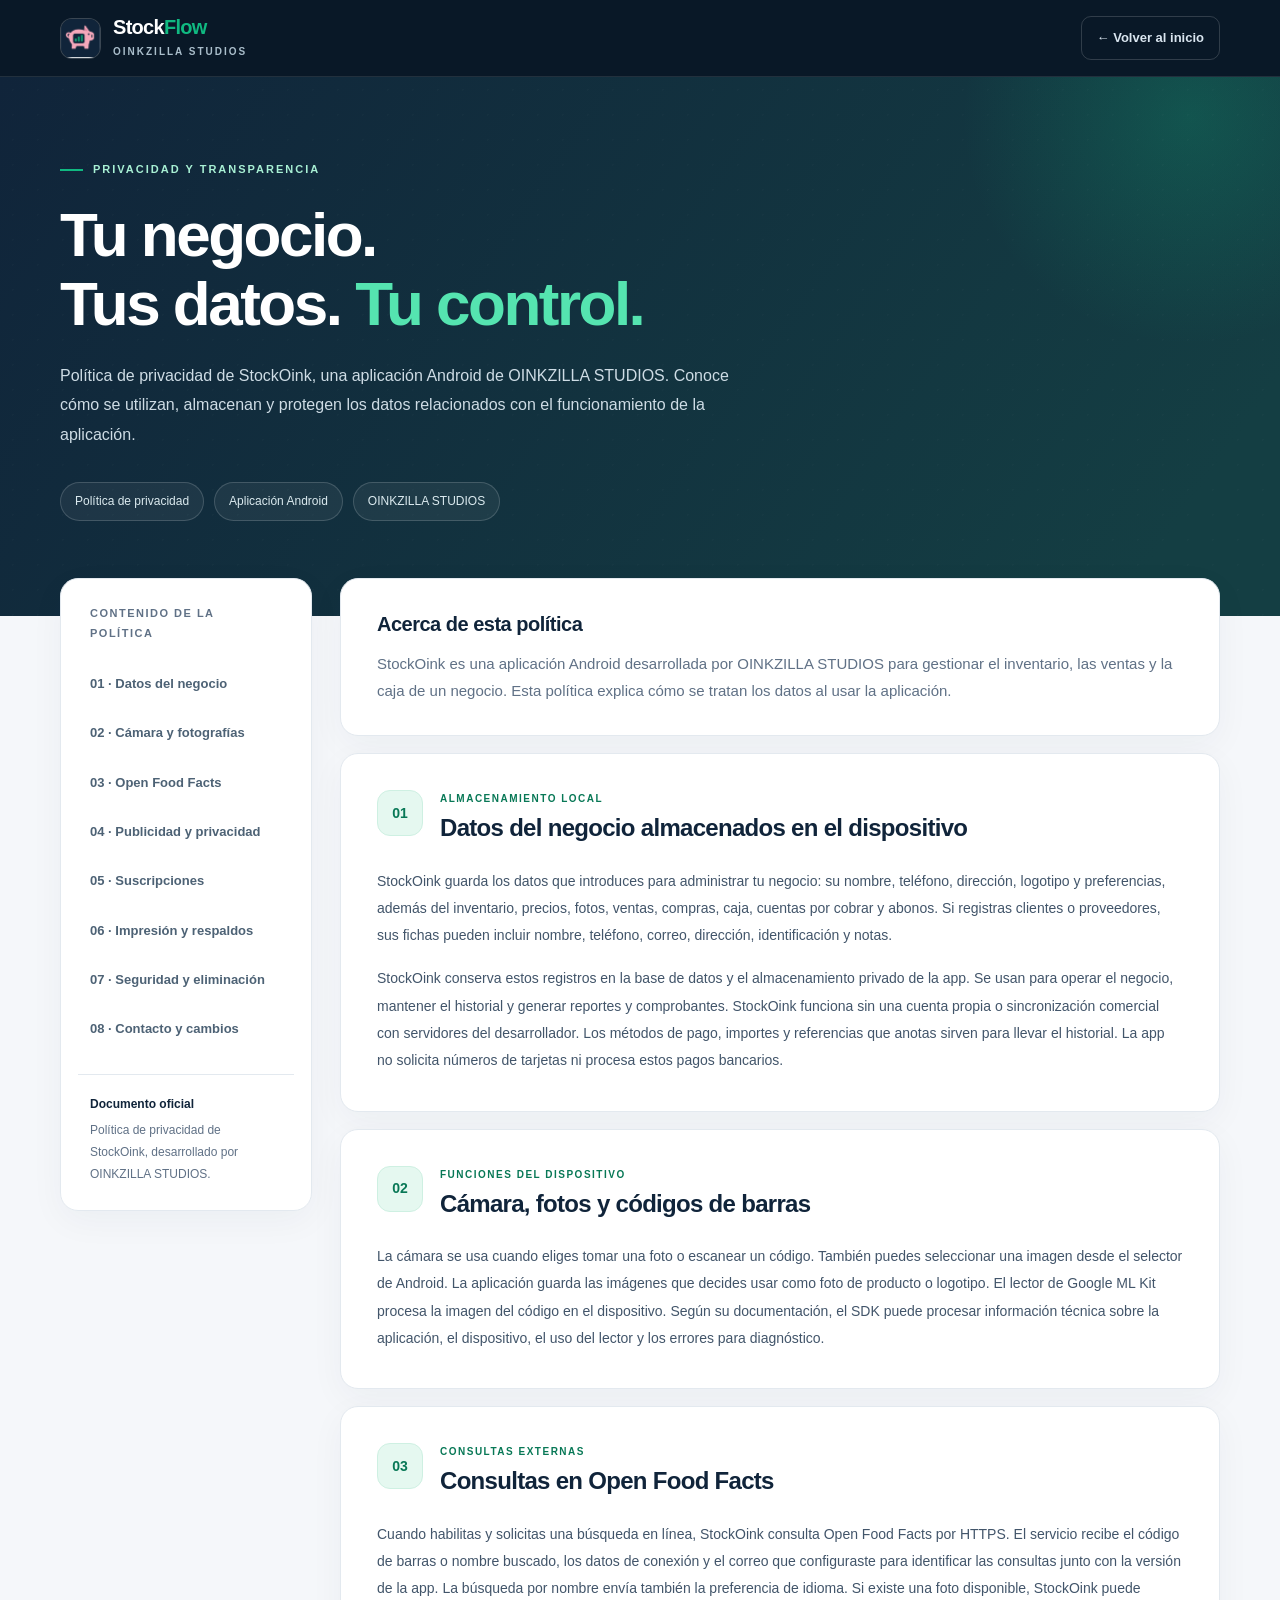
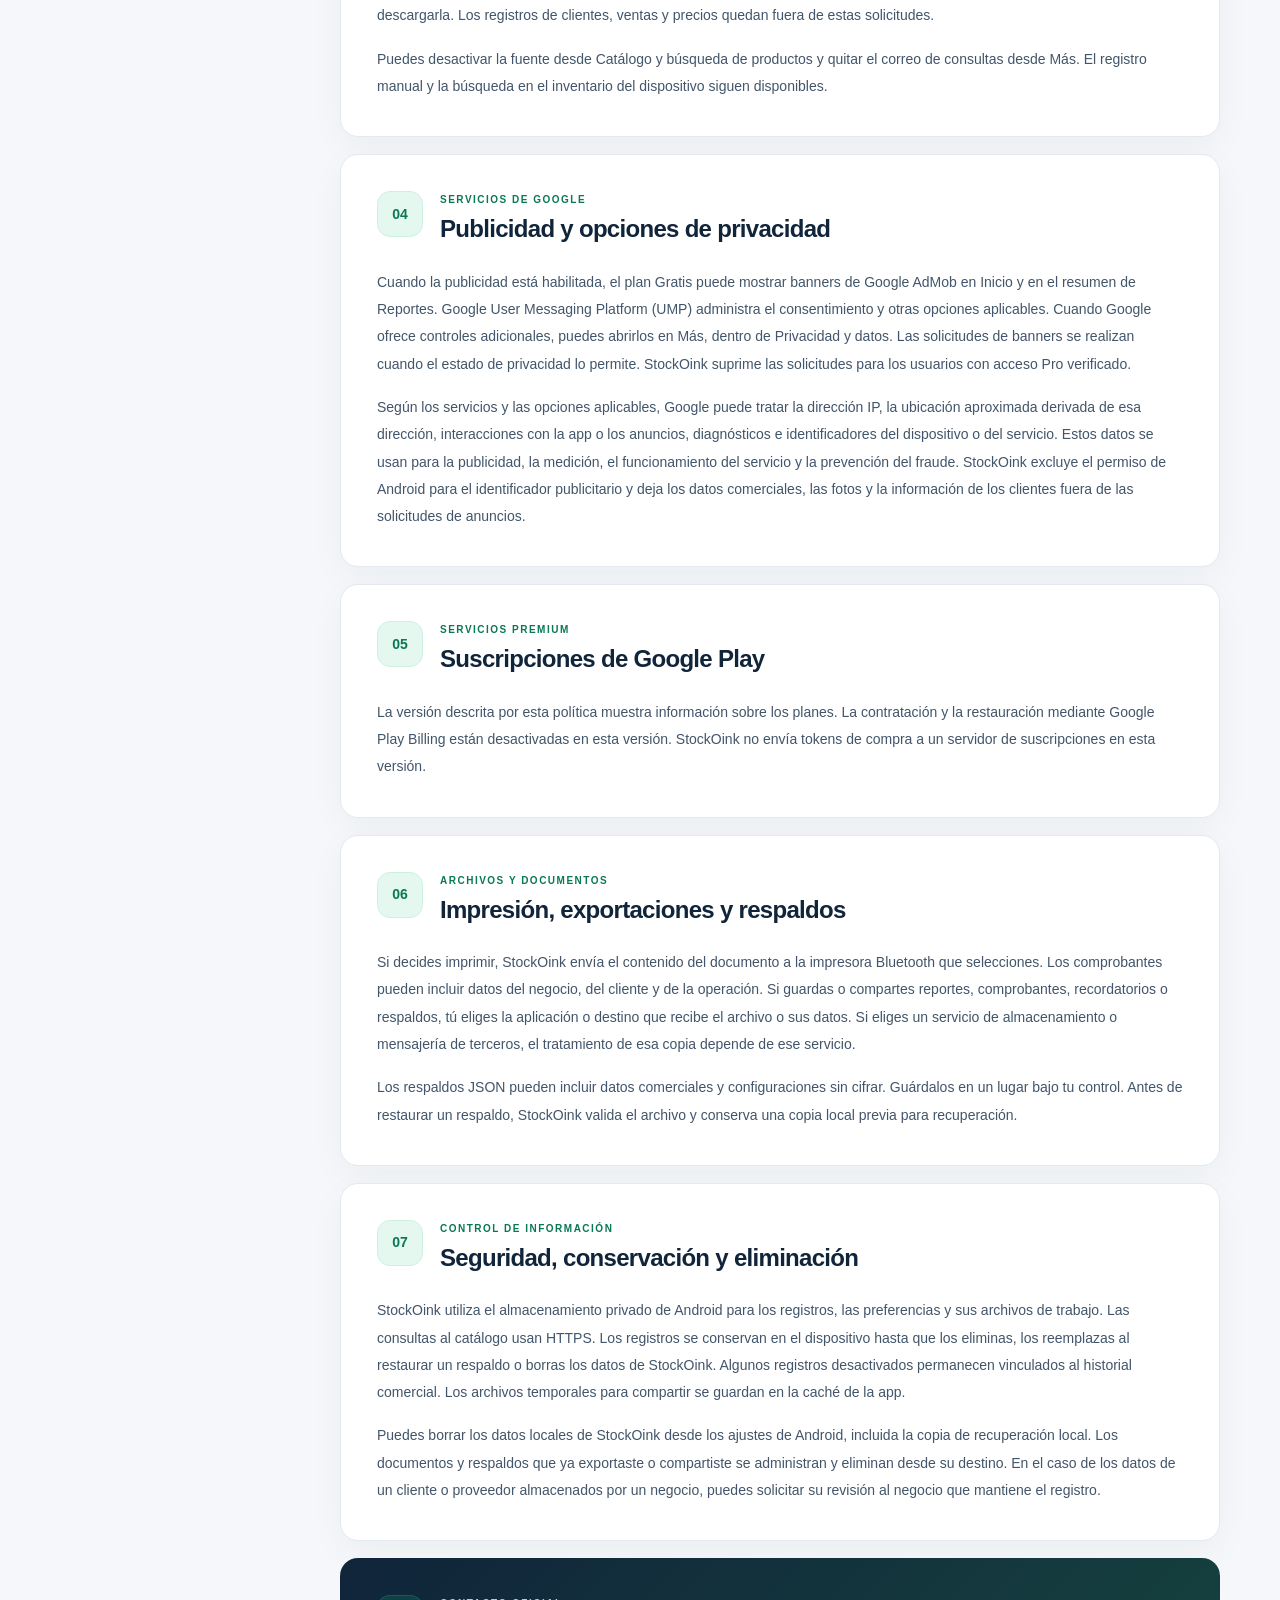
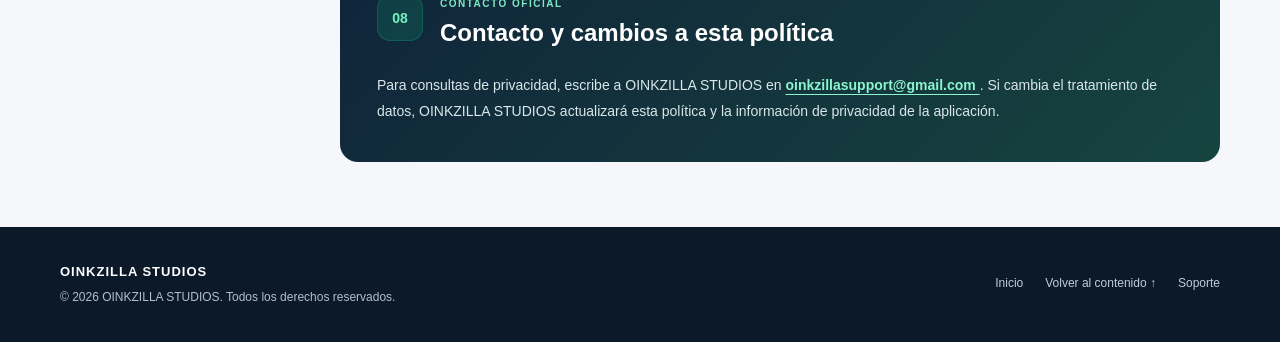
<file: privacidad-stockflow.html>
<!DOCTYPE html>
<html lang="es">
<head>
  <meta charset="UTF-8">
  <meta name="viewport" content="width=device-width, initial-scale=1.0">
  <meta name="theme-color" content="#10243A">
  <meta name="description" content="Política de privacidad oficial de StockOink, aplicación de OINKZILLA STUDIOS.">

  <title>Política de privacidad | StockOink — OINKZILLA STUDIOS</title>

  <style>
    :root {
      --navy: #10243A;
      --navy-deep: #091827;
      --green: #10B981;
      --green-dark: #087856;
      --green-light: #E5F8F0;
      --background: #F5F7FA;
      --white: #FFFFFF;
      --text: #20354A;
      --muted: #607186;
      --border: #E3E9EF;
      --shadow: 0 10px 35px rgba(16,36,58,.045);
    }

    * {
      box-sizing: border-box;
    }

    html {
      scroll-behavior: smooth;
    }

    body {
      margin: 0;
      background: var(--background);
      color: var(--text);
      font-family: Inter, -apple-system, BlinkMacSystemFont,
        "Segoe UI", Arial, sans-serif;
      font-size: 15px;
      line-height: 1.8;
      -webkit-font-smoothing: antialiased;
    }

    a {
      color: var(--green-dark);
      text-underline-offset: 4px;
    }

    a:focus-visible,
    button:focus-visible {
      outline: 3px solid var(--green);
      outline-offset: 4px;
    }

    .container {
      width: min(1160px, calc(100% - 48px));
      margin: auto;
    }

    .skip-link {
      position: absolute;
      left: 12px;
      top: -100px;
      z-index: 100;
      background: white;
      padding: 10px 18px;
      border-radius: 8px;
    }

    .skip-link:focus {
      top: 12px;
    }

    /* HEADER */

    .site-header {
      background: var(--navy-deep);
      border-bottom: 1px solid rgba(255,255,255,.1);
    }

    .header-inner {
      min-height: 76px;
      display: flex;
      justify-content: space-between;
      align-items: center;
      gap: 20px;
    }

    .brand {
      display: flex;
      align-items: center;
      gap: 12px;
      color: white;
      text-decoration: none;
    }

    .brand-symbol {
      width: 41px;
      height: 41px;
      border: 1px solid rgba(255,255,255,.15);
      border-radius: 12px;
      display: grid;
      place-items: center;
      background: rgba(255,255,255,.06);
    }

    .brand-name {
      display: block;
      font-size: 20px;
      font-weight: 800;
      letter-spacing: -.7px;
      line-height: 1.2;
    }

    .brand-name span {
      color: var(--green);
    }

    .brand-subtitle {
      display: block;
      font-size: 10px;
      letter-spacing: 2px;
      font-weight: 700;
      color: #AABECB;
      margin-top: 4px;
    }

    .home-link {
      color: #D9E5EF;
      text-decoration: none;
      border: 1px solid rgba(255,255,255,.16);
      border-radius: 10px;
      padding: 9px 15px;
      font-size: 13px;
      font-weight: 600;
      transition: .2s;
    }

    .home-link:hover {
      background: rgba(255,255,255,.09);
      color: white;
    }

    /* HERO */

    .hero {
      position: relative;
      background: linear-gradient(125deg, #10243A, #143E43 90%);
      color: white;
      overflow: hidden;
    }

    .hero::before {
      content: "";
      position: absolute;
      width: 460px;
      height: 460px;
      right: -140px;
      top: -190px;
      border-radius: 50%;
      background: radial-gradient(circle,
        rgba(16,185,129,.21), transparent 70%);
      pointer-events: none;
    }

    .hero::after {
      content: "";
      position: absolute;
      inset: 0;
      background-image: radial-gradient(
        rgba(255,255,255,.13) 1px,
        transparent 1px
      );
      background-size: 25px 25px;
      opacity: .13;
      pointer-events: none;
    }

    .hero-inner {
      position: relative;
      z-index: 1;
      padding-top: 75px;
      padding-bottom: 95px;
    }

    .eyebrow {
      display: inline-flex;
      align-items: center;
      gap: 10px;
      color: #A8F0D4;
      text-transform: uppercase;
      letter-spacing: 2px;
      font-size: 11px;
      font-weight: 800;
      margin-bottom: 20px;
    }

    .eyebrow::before {
      content: "";
      width: 23px;
      height: 2px;
      background: var(--green);
    }

    .hero h1 {
      max-width: 790px;
      margin: 0;
      font-size: clamp(36px, 5vw, 62px);
      font-weight: 800;
      letter-spacing: -2.5px;
      line-height: 1.12;
    }

    .hero h1 span {
      color: #55E4B0;
    }

    .hero-description {
      max-width: 680px;
      margin: 22px 0 0;
      font-size: 16px;
      line-height: 1.85;
      color: #CEDCE5;
    }

    .hero-meta {
      display: flex;
      flex-wrap: wrap;
      gap: 10px;
      margin-top: 32px;
    }

    .meta-pill {
      padding: 8px 14px;
      border-radius: 40px;
      border: 1px solid rgba(255,255,255,.16);
      color: #DBEAEF;
      font-size: 12px;
      background: rgba(255,255,255,.055);
    }

    /* MAIN LAYOUT */

    .content-layout {
      display: grid;
      grid-template-columns: 252px minmax(0,1fr);
      gap: 28px;
      align-items: start;
      margin-top: -38px;
      padding-bottom: 65px;
      position: relative;
      z-index: 2;
    }

    /* SIDEBAR */

    .sidebar {
      position: sticky;
      top: 24px;
      background: var(--white);
      border: 1px solid var(--border);
      border-radius: 18px;
      box-shadow: var(--shadow);
      padding: 25px 17px;
    }

    .sidebar-heading {
      padding: 0 12px;
      margin: 0 0 17px;
      font-size: 11px;
      font-weight: 800;
      letter-spacing: 1.5px;
      text-transform: uppercase;
      color: var(--muted);
    }

    .sidebar ul {
      padding: 0;
      margin: 0;
      list-style: none;
      display: grid;
      gap: 4px;
    }

    .sidebar a {
      display: block;
      text-decoration: none;
      font-size: 13px;
      color: #4D6275;
      font-weight: 600;
      border-radius: 9px;
      padding: 11px 12px;
      transition: .2s;
    }

    .sidebar a:hover,
    .sidebar a:focus-visible {
      background: var(--green-light);
      color: var(--green-dark);
    }

    .sidebar-footer {
      border-top: 1px solid var(--border);
      margin-top: 22px;
      padding: 19px 12px 0;
      font-size: 12px;
      color: var(--muted);
    }

    .sidebar-footer strong {
      display: block;
      color: var(--navy);
      margin-bottom: 5px;
    }

    /* ARTICLES */

    .document {
      display: grid;
      gap: 17px;
      min-width: 0;
    }

    .intro-card {
      background: white;
      border: 1px solid var(--border);
      border-radius: 18px;
      box-shadow: var(--shadow);
      padding: 31px 36px;
    }

    .intro-card h2 {
      color: var(--navy);
      font-size: 20px;
      line-height: 1.4;
      letter-spacing: -.5px;
      margin: 0 0 12px;
    }

    .intro-card p {
      color: var(--muted);
      margin: 0;
    }

    .section-card {
      background: white;
      padding: 36px;
      border: 1px solid var(--border);
      border-radius: 18px;
      box-shadow: var(--shadow);
      scroll-margin-top: 25px;
      transition: border-color .2s, box-shadow .2s;
    }

    .section-card:target {
      border-color: #72DDB6;
      box-shadow: 0 0 0 3px rgba(16,185,129,.08);
    }

    .section-header {
      display: flex;
      gap: 17px;
      align-items: flex-start;
      margin-bottom: 23px;
    }

    .section-number {
      flex: 0 0 46px;
      width: 46px;
      height: 46px;
      display: grid;
      place-items: center;
      background: var(--green-light);
      color: var(--green-dark);
      border: 1px solid #CEF0E2;
      border-radius: 13px;
      font-size: 14px;
      font-weight: 800;
    }

    .section-label {
      margin: 0 0 4px;
      color: var(--green-dark);
      font-size: 10px;
      text-transform: uppercase;
      letter-spacing: 1.5px;
      font-weight: 800;
    }

    .section-card h2 {
      margin: 0;
      color: var(--navy);
      font-size: clamp(19px, 2.2vw, 24px);
      line-height: 1.35;
      font-weight: 800;
      letter-spacing: -.7px;
    }

    .section-card p {
      margin: 0 0 16px;
      color: #42556A;
      line-height: 1.95;
      font-size: 14px;
      overflow-wrap: anywhere;
    }

    .section-card p:last-child {
      margin-bottom: 0;
    }

    /* CONTACT */

    .contact-card {
      background: linear-gradient(135deg,
        #10243A, #16443F);
      border-radius: 18px;
      padding: 37px;
      color: white;
      scroll-margin-top: 25px;
    }

    .contact-card .section-number {
      background: rgba(16,185,129,.18);
      border-color: rgba(16,185,129,.25);
      color: #77F0C1;
    }

    .contact-card .section-label {
      color: #7EEAC2;
    }

    .contact-card h2 {
      margin: 0;
      font-size: 24px;
      line-height: 1.3;
      color: white;
    }

    .contact-card p {
      color: #DAE7E9;
      font-size: 14px;
      line-height: 1.9;
      margin: 0;
    }

    .contact-card a {
      color: #8CF4CE;
      font-weight: 700;
      overflow-wrap: anywhere;
    }

    /* FOOTER */

    .site-footer {
      background: #0B1928;
      color: #AFC1CE;
      padding: 33px 0;
    }

    .footer-inner {
      display: flex;
      flex-wrap: wrap;
      align-items: center;
      justify-content: space-between;
      gap: 18px;
    }

    .footer-brand {
      color: white;
      font-size: 13px;
      font-weight: 800;
      letter-spacing: 1px;
    }

    .footer-inner p {
      margin: 4px 0 0;
      font-size: 12px;
    }

    .footer-links {
      display: flex;
      gap: 22px;
    }

    .footer-links a {
      color: #BDCED8;
      text-decoration: none;
      font-size: 12px;
    }

    .footer-links a:hover {
      color: #7CEBC1;
    }

    /* RESPONSIVE */

    @media (max-width: 860px) {
      .content-layout {
        grid-template-columns: 1fr;
        margin-top: -25px;
        gap: 18px;
      }

      .sidebar {
        position: static;
      }

      .sidebar ul {
        grid-template-columns: repeat(2, minmax(0,1fr));
      }

      .sidebar-footer {
        display: none;
      }
    }

    @media (max-width: 560px) {
      .container {
        width: calc(100% - 28px);
      }

      .header-inner {
        min-height: 68px;
      }

      .brand-name {
        font-size: 18px;
      }

      .brand-subtitle {
        font-size: 9px;
        letter-spacing: 1px;
      }

      .brand-symbol {
        width: 36px;
        height: 36px;
      }

      .home-link {
        font-size: 11px;
        padding: 8px;
      }

      .hero-inner {
        padding-top: 49px;
        padding-bottom: 69px;
      }

      .hero h1 {
        font-size: 35px;
        letter-spacing: -1.5px;
      }

      .hero-description {
        font-size: 14px;
      }

      .sidebar {
        padding: 19px 13px;
      }

      .sidebar ul {
        grid-template-columns: 1fr 1fr;
        gap: 2px;
      }

      .sidebar a {
        font-size: 11px;
        padding: 9px;
      }

      .intro-card,
      .section-card,
      .contact-card {
        padding: 24px 20px;
        border-radius: 15px;
      }

      .section-header {
        gap: 12px;
      }

      .section-number {
        flex-basis: 38px;
        width: 38px;
        height: 38px;
        border-radius: 10px;
      }

      .section-card h2,
      .contact-card h2 {
        font-size: 20px;
      }

      .section-card p {
        font-size: 13.5px;
      }

      .footer-inner {
        flex-direction: column;
        align-items: flex-start;
      }
    }

    @media (prefers-reduced-motion: reduce) {
      html {
        scroll-behavior: auto;
      }

      *, *::before, *::after {
        transition: none !important;
      }
    }
  </style>
</head>

<body>

<a class="skip-link" href="#contenido">
  Saltar al contenido
</a>

<!-- HEADER -->

<header class="site-header">
  <div class="container header-inner">

    <a href="/" class="brand" aria-label="Ir al inicio de OINKZILLA STUDIOS">
      <div class="brand-symbol" aria-hidden="true">
        <img src="stockoink-icon.png" alt="" width="39" height="39" style="display:block;width:100%;height:100%;object-fit:cover;border-radius:11px;">
      </div>
      <div>
        <span class="brand-name">
          Stock<span>Flow</span>
        </span>
        <small class="brand-subtitle">OINKZILLA STUDIOS</small>
      </div>
    </a>

    <a class="home-link" href="/">
      ← Volver al inicio
    </a>

  </div>
</header>

<!-- HERO -->

<section class="hero">
  <div class="container hero-inner">

    <div class="eyebrow">
      Privacidad y transparencia
    </div>

    <h1>
      Tu negocio.<br>
      Tus datos. <span>Tu control.</span>
    </h1>

    <p class="hero-description">
      Política de privacidad de StockOink, una aplicación
      Android de OINKZILLA STUDIOS. Conoce cómo se utilizan,
      almacenan y protegen los datos relacionados con
      el funcionamiento de la aplicación.
    </p>

    <div class="hero-meta">
      <span class="meta-pill">Política de privacidad</span>
      <span class="meta-pill">Aplicación Android</span>
      <span class="meta-pill">OINKZILLA STUDIOS</span>
    </div>

  </div>
</section>

<!-- DOCUMENTO -->

<main id="contenido" class="container content-layout">

  <aside class="sidebar">
    <h2 class="sidebar-heading">Contenido de la política</h2>

    <nav aria-label="Secciones de la política">
      <ul>
        <li><a href="#datos-del-negocio">01 · Datos del negocio</a></li>
        <li><a href="#camara-y-fotos">02 · Cámara y fotografías</a></li>
        <li><a href="#open-food-facts">03 · Open Food Facts</a></li>
        <li><a href="#publicidad">04 · Publicidad y privacidad</a></li>
        <li><a href="#suscripciones">05 · Suscripciones</a></li>
        <li><a href="#impresion-y-respaldos">06 · Impresión y respaldos</a></li>
        <li><a href="#seguridad">07 · Seguridad y eliminación</a></li>
        <li><a href="#contacto">08 · Contacto y cambios</a></li>
      </ul>
    </nav>

    <div class="sidebar-footer">
      <strong>Documento oficial</strong>
      Política de privacidad de StockOink,
      desarrollado por OINKZILLA STUDIOS.
    </div>
  </aside>

  <div class="document">

    <div class="intro-card">
      <h2>Acerca de esta política</h2>
      <p>
        StockOink es una aplicación Android desarrollada por
        OINKZILLA STUDIOS para gestionar el inventario,
        las ventas y la caja de un negocio.
        Esta política explica cómo se tratan los datos
        al usar la aplicación.
      </p>
    </div>

    <!-- 01 -->

    <section class="section-card" id="datos-del-negocio">
      <div class="section-header">
        <span class="section-number">01</span>
        <div>
          <div class="section-label">Almacenamiento local</div>
          <h2>Datos del negocio almacenados en el dispositivo</h2>
        </div>
      </div>

      <p>
        StockOink guarda los datos que introduces para
        administrar tu negocio: su nombre, teléfono,
        dirección, logotipo y preferencias, además del
        inventario, precios, fotos, ventas, compras,
        caja, cuentas por cobrar y abonos.
        Si registras clientes o proveedores, sus fichas
        pueden incluir nombre, teléfono, correo, dirección,
        identificación y notas.
      </p>

      <p>
        StockOink conserva estos registros en la base de
        datos y el almacenamiento privado de la app.
        Se usan para operar el negocio, mantener el
        historial y generar reportes y comprobantes.
        StockOink funciona sin una cuenta propia o
        sincronización comercial con servidores del
        desarrollador. Los métodos de pago, importes y
        referencias que anotas sirven para llevar el
        historial. La app no solicita números de tarjetas
        ni procesa estos pagos bancarios.
      </p>
    </section>

    <!-- 02 -->

    <section class="section-card" id="camara-y-fotos">
      <div class="section-header">
        <span class="section-number">02</span>
        <div>
          <div class="section-label">Funciones del dispositivo</div>
          <h2>Cámara, fotos y códigos de barras</h2>
        </div>
      </div>

      <p>
        La cámara se usa cuando eliges tomar una foto
        o escanear un código. También puedes seleccionar
        una imagen desde el selector de Android.
        La aplicación guarda las imágenes que decides
        usar como foto de producto o logotipo.
        El lector de Google ML Kit procesa la imagen
        del código en el dispositivo.
        Según su documentación, el SDK puede procesar
        información técnica sobre la aplicación,
        el dispositivo, el uso del lector y los errores
        para diagnóstico.
      </p>
    </section>

    <!-- 03 -->

    <section class="section-card" id="open-food-facts">
      <div class="section-header">
        <span class="section-number">03</span>
        <div>
          <div class="section-label">Consultas externas</div>
          <h2>Consultas en Open Food Facts</h2>
        </div>
      </div>

      <p>
        Cuando habilitas y solicitas una búsqueda en línea,
        StockOink consulta Open Food Facts por HTTPS.
        El servicio recibe el código de barras o nombre
        buscado, los datos de conexión y el correo que
        configuraste para identificar las consultas junto
        con la versión de la app.
        La búsqueda por nombre envía también la preferencia
        de idioma. Si existe una foto disponible, StockOink
        puede descargarla. Los registros de clientes,
        ventas y precios quedan fuera de estas solicitudes.
      </p>

      <p>
        Puedes desactivar la fuente desde Catálogo y
        búsqueda de productos y quitar el correo de
        consultas desde Más. El registro manual y
        la búsqueda en el inventario del dispositivo
        siguen disponibles.
      </p>
    </section>

    <!-- 04 -->

    <section class="section-card" id="publicidad">
      <div class="section-header">
        <span class="section-number">04</span>
        <div>
          <div class="section-label">Servicios de Google</div>
          <h2>Publicidad y opciones de privacidad</h2>
        </div>
      </div>

      <p>
        Cuando la publicidad está habilitada,
        el plan Gratis puede mostrar banners de
        Google AdMob en Inicio y en el resumen de Reportes.
        Google User Messaging Platform (UMP) administra
        el consentimiento y otras opciones aplicables.
        Cuando Google ofrece controles adicionales,
        puedes abrirlos en Más, dentro de Privacidad
        y datos. Las solicitudes de banners se realizan
        cuando el estado de privacidad lo permite.
        StockOink suprime las solicitudes para los
        usuarios con acceso Pro verificado.
      </p>

      <p>
        Según los servicios y las opciones aplicables,
        Google puede tratar la dirección IP, la ubicación
        aproximada derivada de esa dirección, interacciones
        con la app o los anuncios, diagnósticos e
        identificadores del dispositivo o del servicio.
        Estos datos se usan para la publicidad, la medición,
        el funcionamiento del servicio y la prevención
        del fraude. StockOink excluye el permiso de Android
        para el identificador publicitario y deja los datos
        comerciales, las fotos y la información de los
        clientes fuera de las solicitudes de anuncios.
      </p>
    </section>

    <!-- 05 -->

    <section class="section-card" id="suscripciones">
      <div class="section-header">
        <span class="section-number">05</span>
        <div>
          <div class="section-label">Servicios premium</div>
          <h2>Suscripciones de Google Play</h2>
        </div>
      </div>

      <p>
        La versión descrita por esta política muestra
        información sobre los planes. La contratación
        y la restauración mediante Google Play Billing
        están desactivadas en esta versión. StockOink
        no envía tokens de compra a un servidor de
        suscripciones en esta versión.
      </p>
    </section>

    <!-- 06 -->

    <section class="section-card" id="impresion-y-respaldos">
      <div class="section-header">
        <span class="section-number">06</span>
        <div>
          <div class="section-label">Archivos y documentos</div>
          <h2>Impresión, exportaciones y respaldos</h2>
        </div>
      </div>

      <p>
        Si decides imprimir, StockOink envía el contenido
        del documento a la impresora Bluetooth que
        selecciones. Los comprobantes pueden incluir
        datos del negocio, del cliente y de la operación.
        Si guardas o compartes reportes, comprobantes,
        recordatorios o respaldos, tú eliges la aplicación
        o destino que recibe el archivo o sus datos.
        Si eliges un servicio de almacenamiento o mensajería
        de terceros, el tratamiento de esa copia depende
        de ese servicio.
      </p>

      <p>
        Los respaldos JSON pueden incluir datos comerciales
        y configuraciones sin cifrar. Guárdalos en un lugar
        bajo tu control. Antes de restaurar un respaldo,
        StockOink valida el archivo y conserva una copia
        local previa para recuperación.
      </p>
    </section>

    <!-- 07 -->

    <section class="section-card" id="seguridad">
      <div class="section-header">
        <span class="section-number">07</span>
        <div>
          <div class="section-label">Control de información</div>
          <h2>Seguridad, conservación y eliminación</h2>
        </div>
      </div>

      <p>
        StockOink utiliza el almacenamiento privado
        de Android para los registros, las preferencias
        y sus archivos de trabajo. Las consultas al
        catálogo usan HTTPS. Los registros se conservan
        en el dispositivo hasta que los eliminas,
        los reemplazas al restaurar un respaldo o
        borras los datos de StockOink.
        Algunos registros desactivados permanecen
        vinculados al historial comercial.
        Los archivos temporales para compartir se
        guardan en la caché de la app.
      </p>

      <p>
        Puedes borrar los datos locales de StockOink
        desde los ajustes de Android, incluida la copia
        de recuperación local. Los documentos y respaldos
        que ya exportaste o compartiste se administran
        y eliminan desde su destino.
        En el caso de los datos de un cliente o proveedor
        almacenados por un negocio, puedes solicitar
        su revisión al negocio que mantiene el registro.
      </p>
    </section>

    <!-- 08 -->

    <section class="contact-card" id="contacto">
      <div class="section-header">
        <span class="section-number">08</span>
        <div>
          <div class="section-label">Contacto oficial</div>
          <h2>Contacto y cambios a esta política</h2>
        </div>
      </div>

      <p>
        Para consultas de privacidad, escribe a
        OINKZILLA STUDIOS en
        <a href="mailto:oinkzillasupport@gmail.com">
          oinkzillasupport@gmail.com
        </a>.
        Si cambia el tratamiento de datos,
        OINKZILLA STUDIOS actualizará esta política
        y la información de privacidad de la aplicación.
      </p>
    </section>

  </div>
</main>

<!-- FOOTER -->

<footer class="site-footer">
  <div class="container footer-inner">
    <div>
      <div class="footer-brand">OINKZILLA STUDIOS</div>
      <p>© 2026 OINKZILLA STUDIOS. Todos los derechos reservados.</p>
    </div>

    <div class="footer-links">
      <a href="/">Inicio</a>
      <a href="#contenido">Volver al contenido ↑</a>
      <a href="mailto:oinkzillasupport@gmail.com">Soporte</a>
    </div>
  </div>
</footer>

</body>
</html>
</file>
<file: assets/oinkprint/oinkprint.css>
/* Adición de OinkPrint; conserva los estilos y recursos originales de StockOink. */
.op-skip{position:absolute;left:16px;top:-100px;z-index:1000;padding:12px 18px;background:#fff;color:#10243a;border-radius:8px}
.op-skip:focus{top:16px}.nav-links,.footer-links{flex-wrap:wrap}.nav-links a,.footer-links a{display:inline-flex;align-items:center;min-height:44px}.nav-links a{font-size:14px}.footer-links a{font-size:14px}
.op-section{background:#edf6f2}.op-tagline{font-size:clamp(22px,3vw,32px);font-weight:700;color:#087256;margin:20px 0 12px}.op-launch-state{padding:14px 18px;border:1px solid #b8d6c9;border-radius:12px;color:#064332;background:#fff;font-weight:700;font-size:16px;white-space:normal}
.op-feature{display:block;width:min(100%,1024px);height:auto;margin:40px auto;border-radius:20px}.op-features{display:grid;grid-template-columns:repeat(3,minmax(0,1fr));gap:16px;list-style:none;padding:0;margin:32px 0}.op-features li{padding:20px;border:1px solid #c7ddd3;border-radius:14px;background:#fff;font-size:17px;font-weight:650;line-height:1.5}.op-note{font-size:16px;line-height:1.75;color:#435653;max-width:1000px}.op-gallery{display:grid;grid-template-columns:repeat(3,minmax(0,1fr));gap:28px;margin:40px 0}.op-gallery figure{min-width:0;margin:0;padding:12px;border:1px solid #c7ddd3;border-radius:22px;background:white}.op-gallery img{display:block;width:100%;height:auto;border-radius:12px}.op-gallery a{display:block;border-radius:12px}.op-gallery figcaption{padding:16px 6px 8px;font-size:17px;font-weight:700;line-height:1.5}.op-policy-link{display:inline-flex;align-items:center;min-height:48px;padding:12px 20px;background:#087256;color:white;border-radius:12px;font-size:16px;font-weight:700}
.op-privacy-section{background:#fff}.op-privacy-links{display:grid;grid-template-columns:1fr 1fr;gap:24px;margin-top:32px}.op-privacy-links a{display:flex;flex-direction:column;gap:10px;padding:26px;border:1px solid #d7e2dd;border-radius:18px;color:#10243a}.op-privacy-links strong{font-size:24px}.op-privacy-links span{font-size:16px;line-height:1.6;color:#435653}.op-privacy-links a:hover{border-color:#087256}.op-policy-link:hover{background:#064332}
.op-policy-page{margin:0;background:#f4f7f5;color:#10243a;font:16px/1.8 Inter,'Segoe UI',Arial,sans-serif}.op-policy-page *{box-sizing:border-box}.op-policy-page a{color:#087256;text-underline-offset:4px;overflow-wrap:anywhere}.op-policy-page a:focus-visible{outline:3px solid #087256;outline-offset:4px}.op-policy-header{background:#10243a;padding:22px max(24px,calc((100vw - 960px)/2));color:#fff}.op-policy-header a{color:#fff;display:inline-flex;align-items:center;gap:16px;min-height:44px;font-weight:700;text-decoration:none}.op-policy-header img{width:56px;height:56px}.op-policy-page main{max-width:960px;margin:36px auto;padding:40px;background:#fff;border:1px solid #d7e2dd;border-radius:20px}.op-policy-page h1{font-size:clamp(28px,5vw,40px);line-height:1.2}.op-policy-page h2{margin-top:36px;font-size:23px;line-height:1.4}.op-policy-page h3{font-size:18px}.op-policy-page code{overflow-wrap:anywhere;font-size:.95em}.op-policy-summary{padding:20px;background:#edf6f2;border-left:4px solid #087256;border-radius:8px}.op-policy-page footer{max-width:960px;margin:24px auto;padding:24px;color:#435653;background:transparent;border:0}.op-policy-page li{margin:8px 0}.op-policy-page nav{display:flex;gap:16px;flex-wrap:wrap}.op-policy-page nav a{min-height:44px;display:inline-flex;align-items:center}
@media(max-width:1000px){.op-gallery{gap:16px}.op-features{grid-template-columns:1fr 1fr}}
@media(max-width:760px){.nav-links{justify-content:flex-start;gap:8px 18px}.nav-links a{font-size:14px}.footer-links{gap:8px 18px}.op-features,.op-privacy-links{grid-template-columns:1fr}.op-gallery{grid-template-columns:repeat(2,minmax(0,1fr));gap:14px}.op-gallery figure{padding:7px;border-radius:14px}.op-gallery figcaption{font-size:15px;padding:12px 4px 6px}.op-feature{margin:26px auto;border-radius:12px}.op-policy-page main{margin:20px 14px;padding:24px 20px}.op-policy-page footer{margin:16px 14px;padding:16px 6px}}
@media(max-width:400px){.op-gallery{grid-template-columns:1fr}.op-gallery figure{max-width:330px;margin:auto}}
@media(prefers-reduced-motion:reduce){.op-section *{scroll-behavior:auto;transition:none}}
</file>
